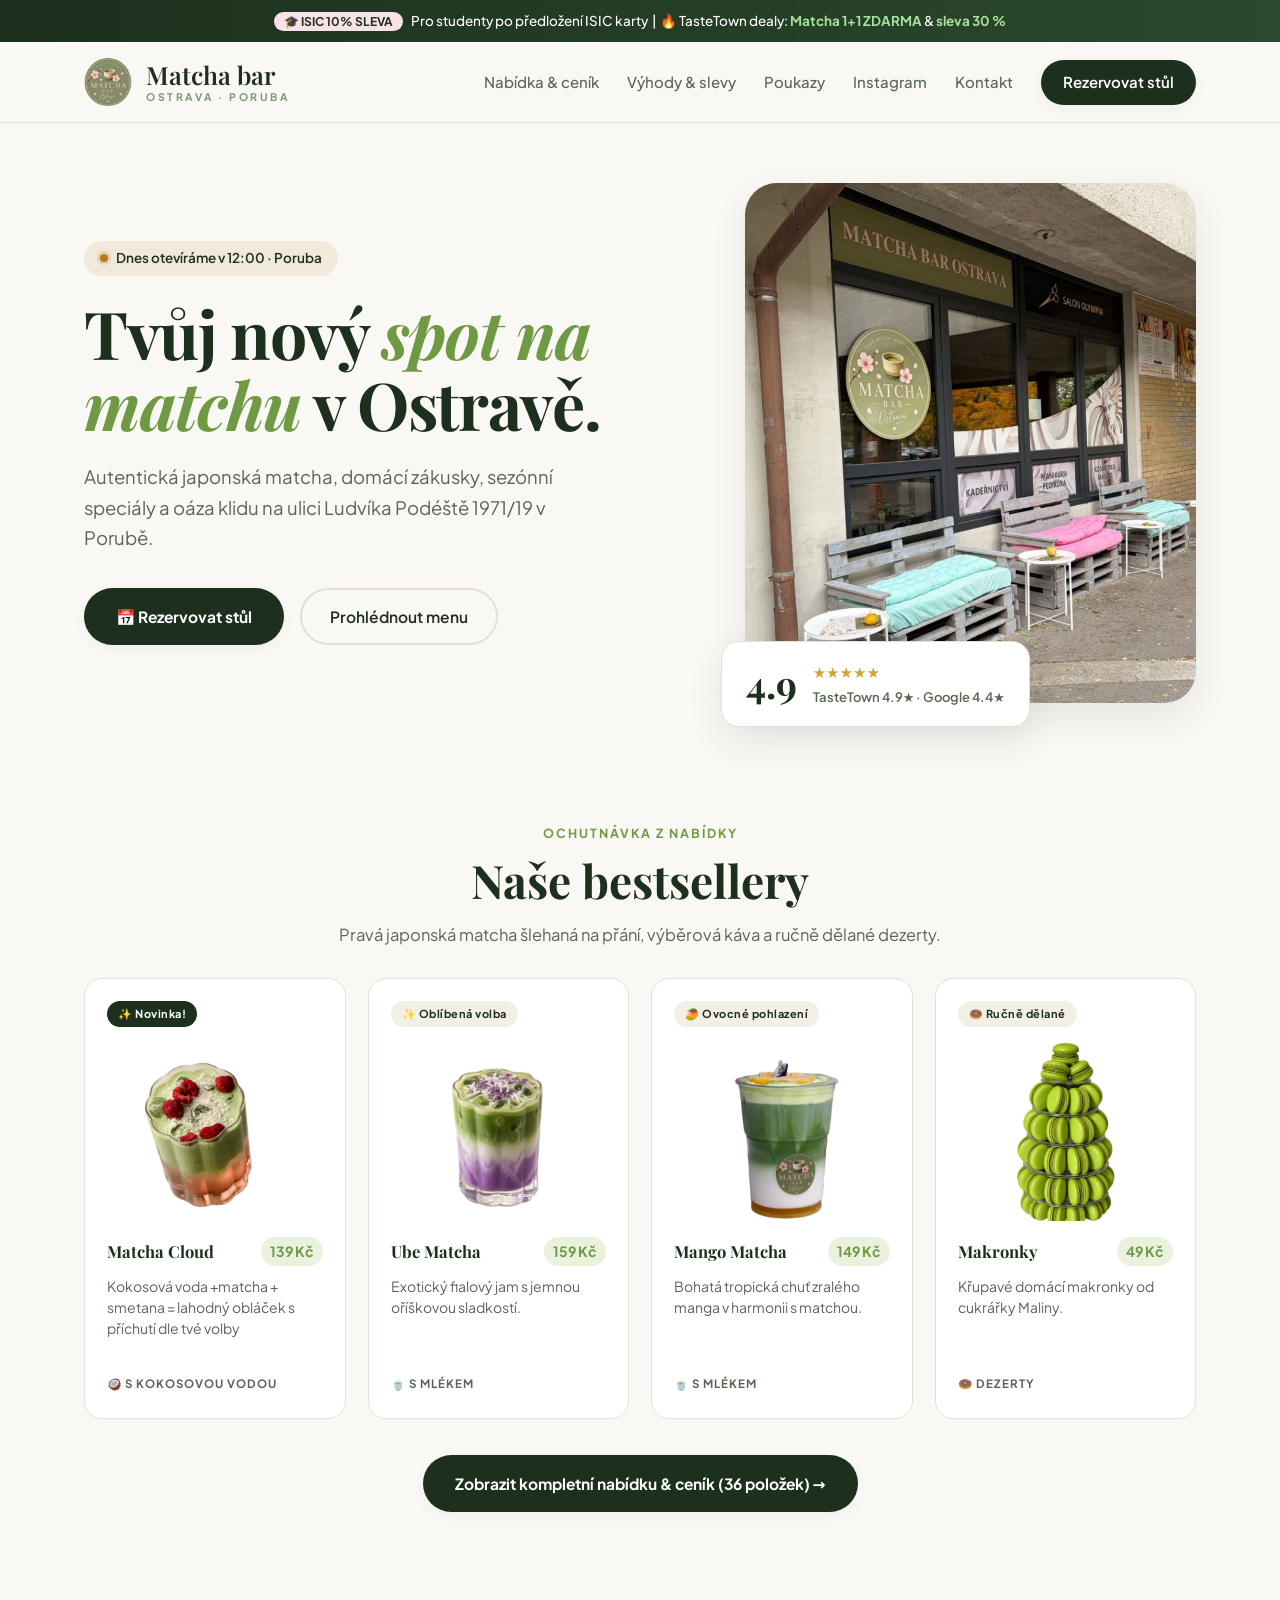
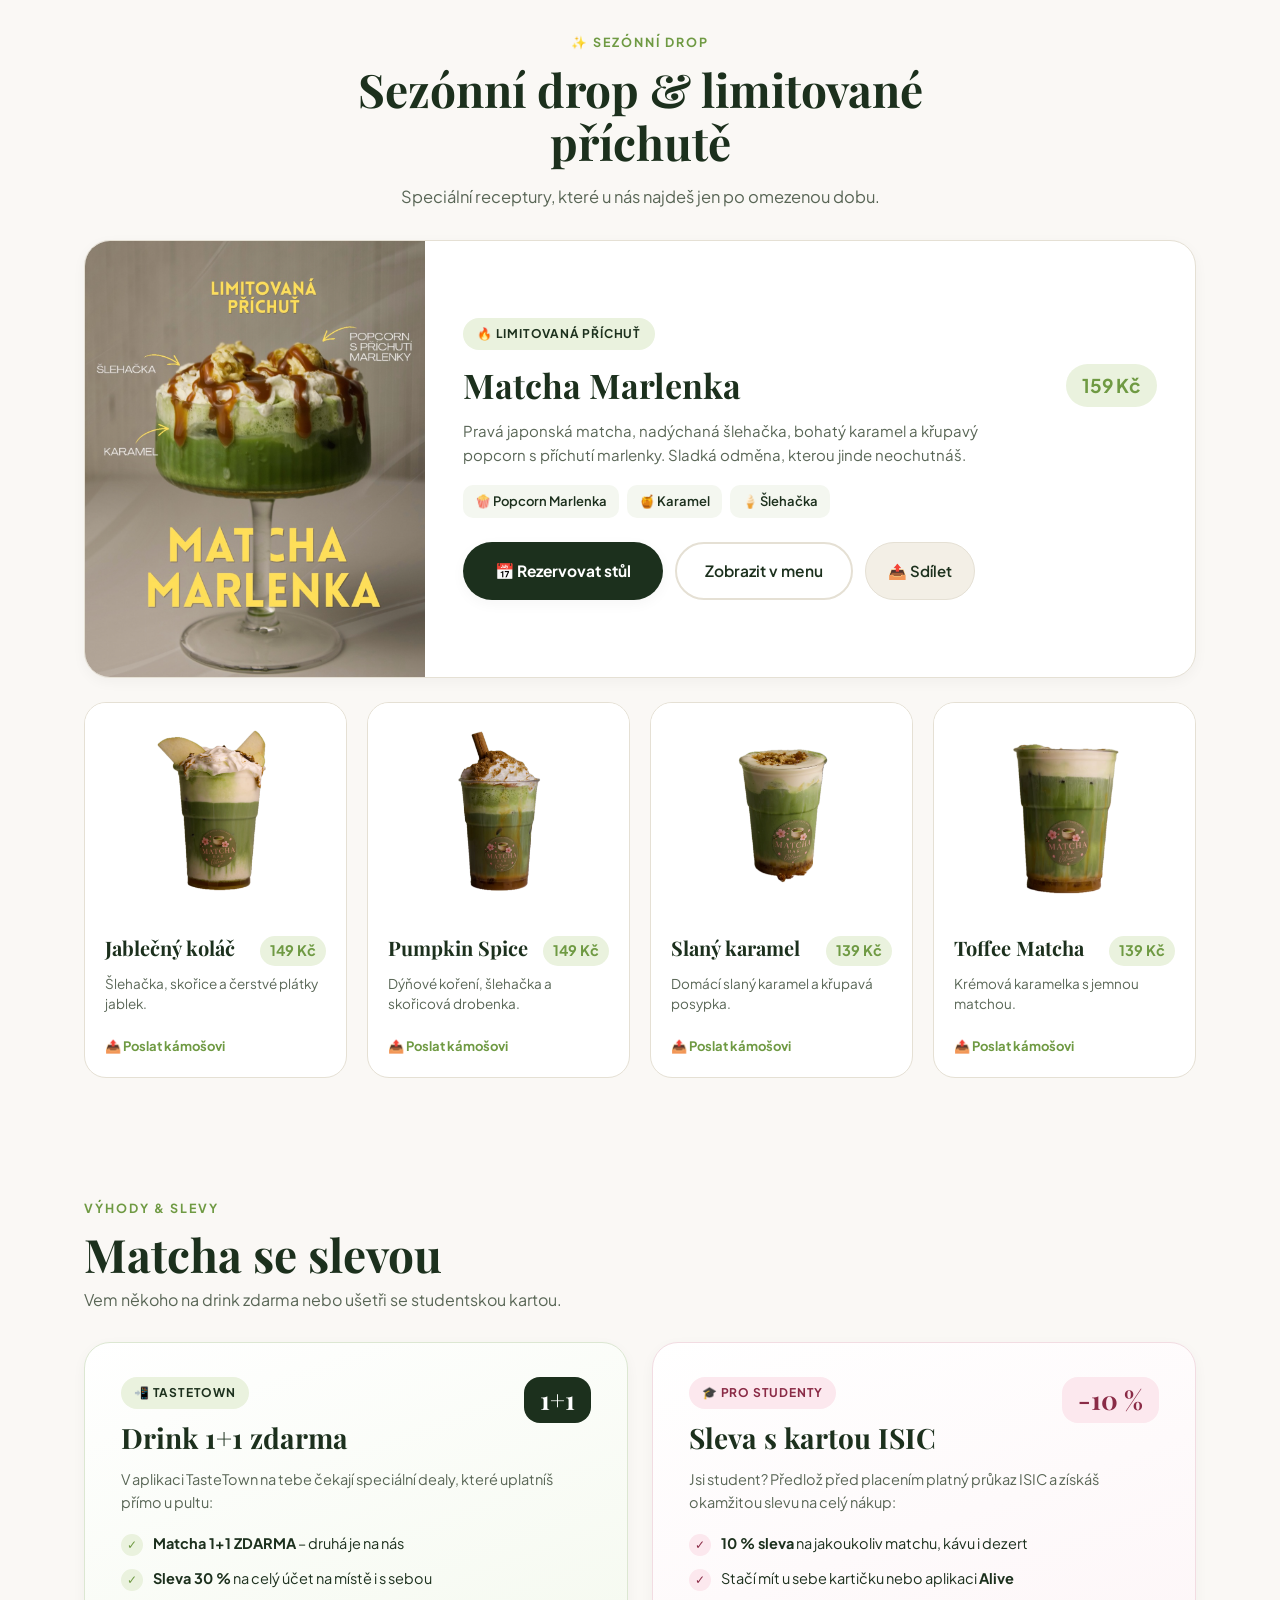
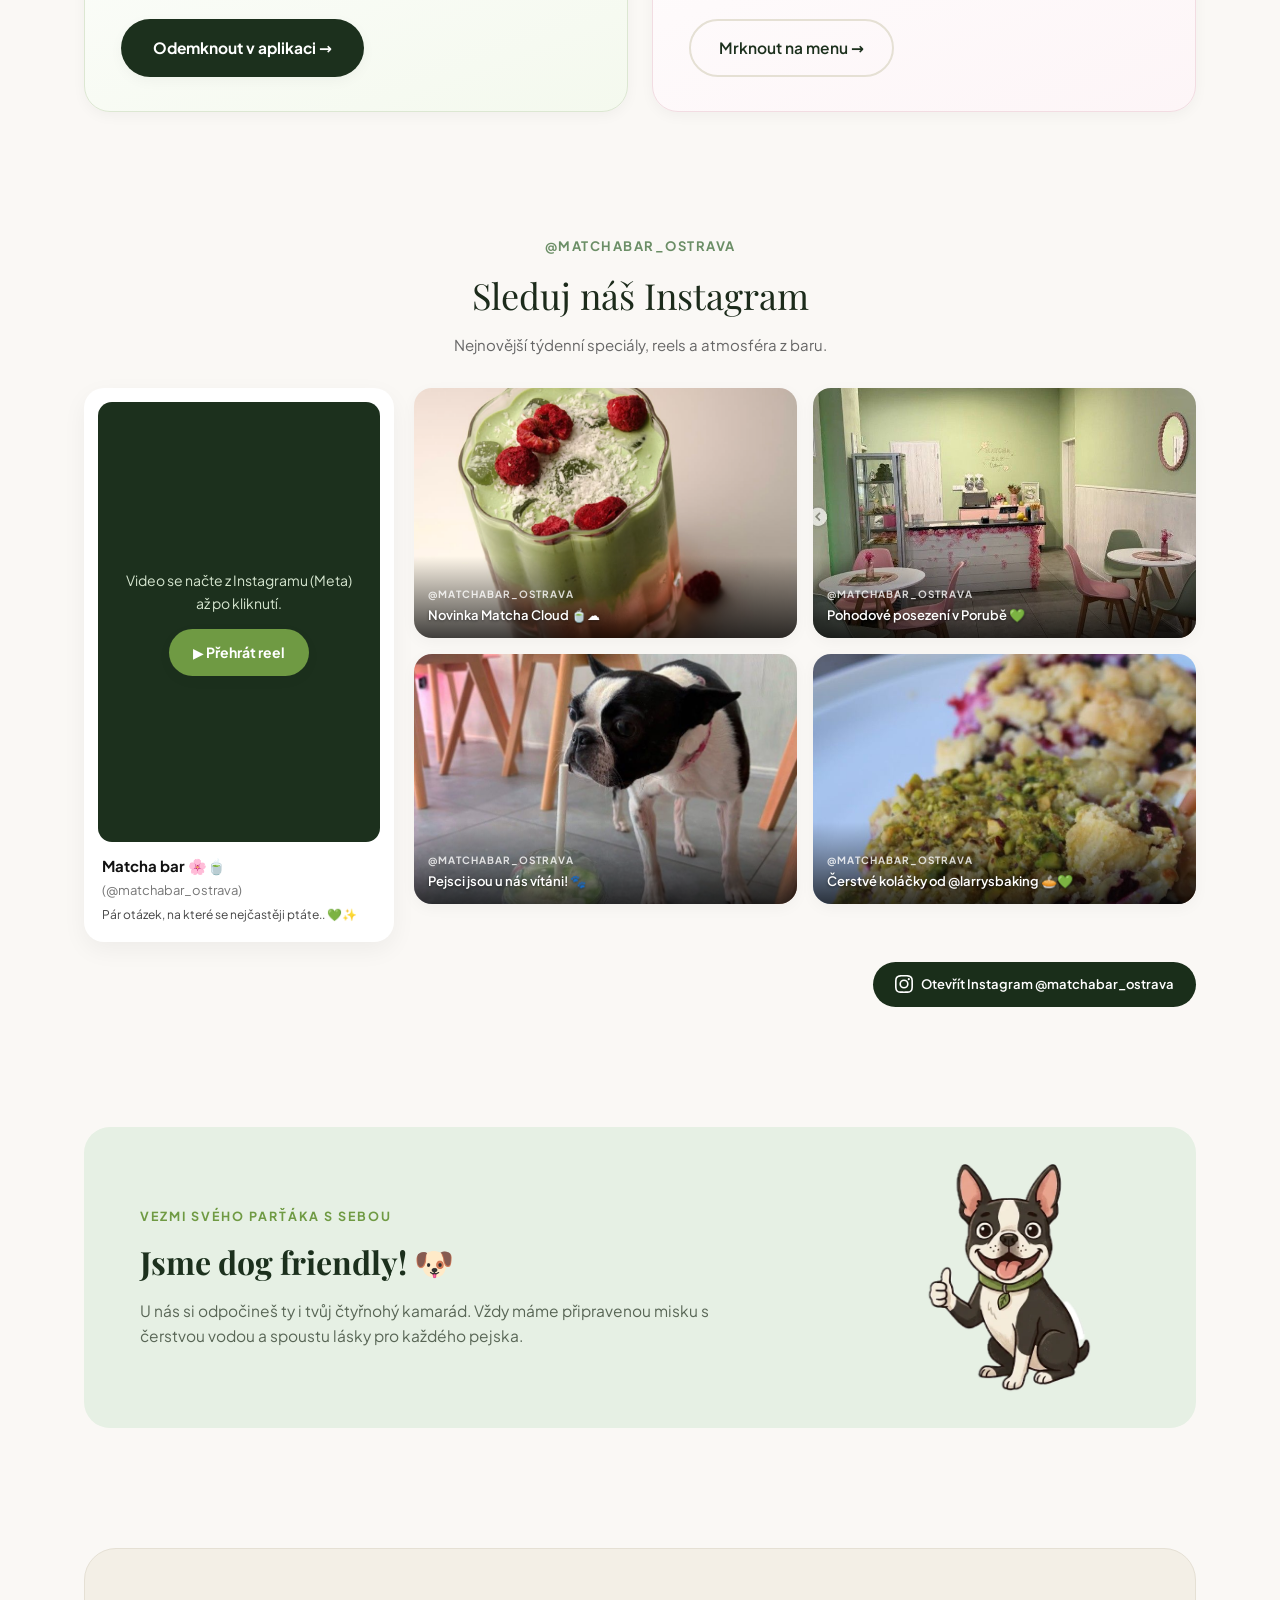
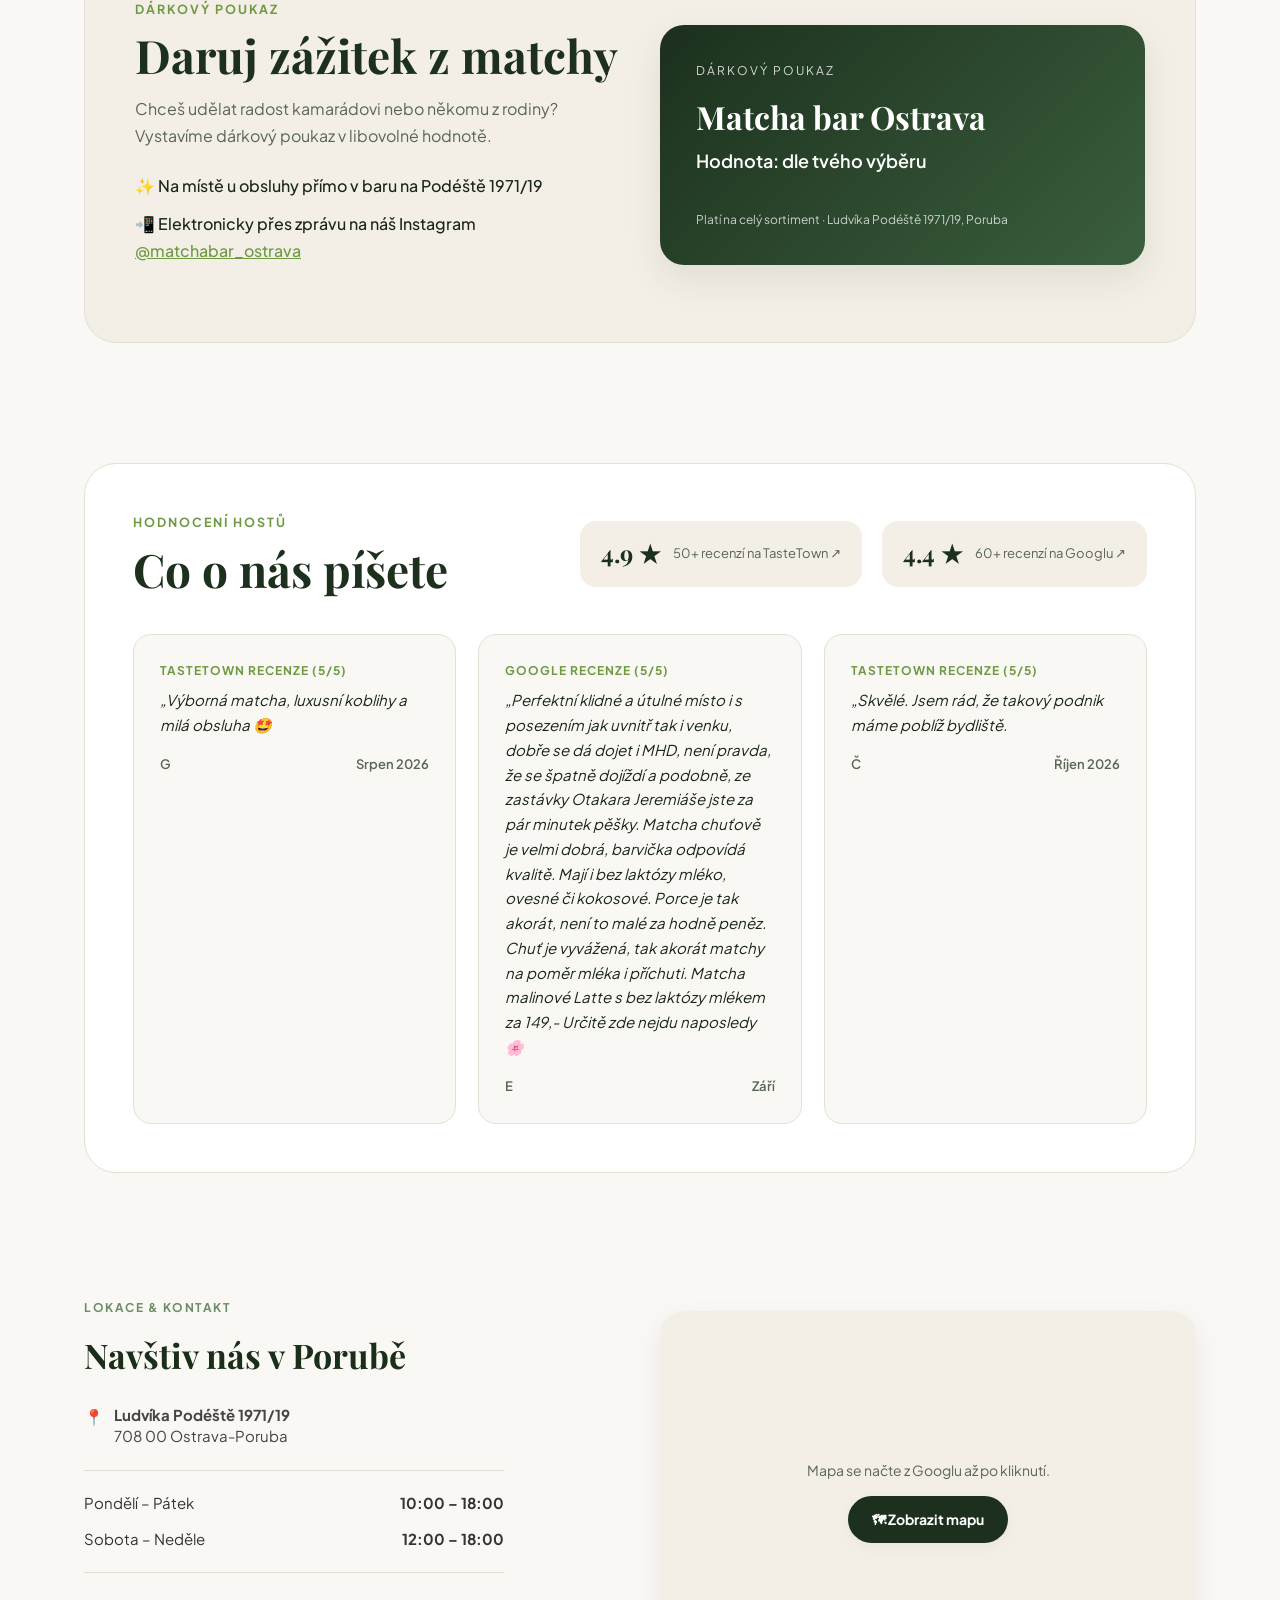
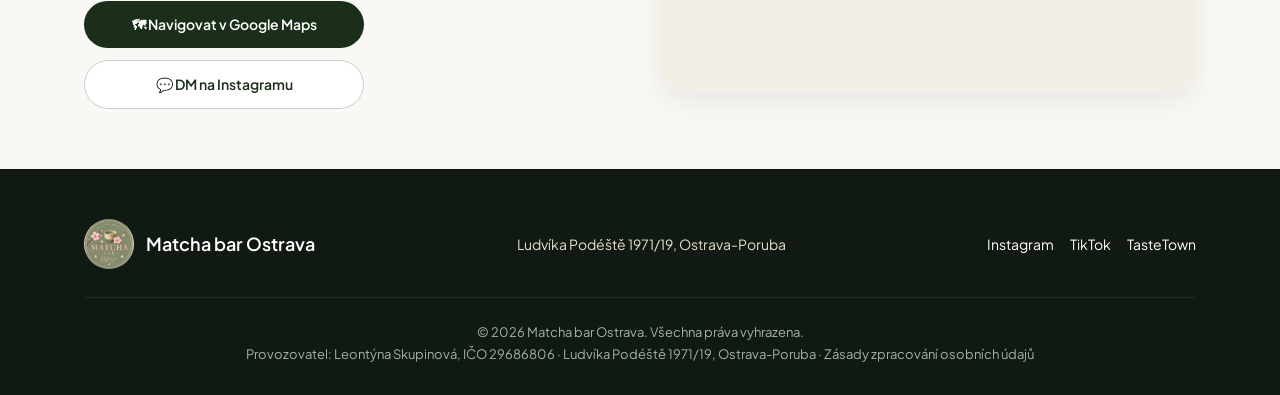
<file: index.html>
<!DOCTYPE html>
<html lang="cs">
<head>
    <meta charset="utf-8">
    <meta name="viewport" content="width=device-width, initial-scale=1.0, viewport-fit=cover">
    <title>Matcha bar Ostrava | Japonská matcha, koblihy & kavárna v Porubě</title>
    <meta name="description" content="Matcha bar v Ostravě-Porubě, Ludvíka Podéště 1971/19. Prémiová matcha, domácí zákusky, sleva 10 % s ISIC a dealy na TasteTown. Pejsci vítáni.">
    <meta name="keywords" content="matcha bar ostrava, matcha poruba, dog friendly kavárna">
    <meta name="robots" content="index, follow">
    <meta name="author" content="Matcha bar Ostrava">
    <link rel="canonical" href="https://polokan100.github.io/matchabar/">
    <meta name="theme-color" content="#1C301D">
    <link rel="icon" type="image/png" href="favicon.png">

    <!-- Open Graph -->
    <meta property="og:type" content="website">
    <meta property="og:locale" content="cs_CZ">
    <meta property="og:title" content="Matcha bar Ostrava · Poruba">
    <meta property="og:description" content="Japonská matcha, koblihy a pohodová kavárna v Porubě. ISIC sleva 10 %, pejsci vítáni.">
    <meta property="og:url" content="https://polokan100.github.io/matchabar/">
    <meta property="og:image" content="https://polokan100.github.io/matchabar/img/exterier.jpg">

    <link rel="stylesheet" href="style.css?v=7">

    <script type="application/ld+json">
    {
      "@context": "https://schema.org",
      "@type": "CafeOrCoffeeShop",
      "name": "Matcha bar Ostrava",
      "image": "https://matchabarostrava.cz/img/interier.jpg",
      "url": "https://matchabarostrava.cz/",
      "priceRange": "59 - 169 Kč",
      "servesCuisine": "Matcha, káva, koblihy",
      "acceptsReservations": true,
      "address": {
        "@type": "PostalAddress",
        "streetAddress": "Ludvíka Podéště 1971/19",
        "addressLocality": "Ostrava-Poruba",
        "postalCode": "708 00",
        "addressCountry": "CZ"
      },
      "geo": { "@type": "GeoCoordinates", "latitude": 49.84688, "longitude": 18.16335 },
      "openingHoursSpecification": [
        { "@type": "OpeningHoursSpecification", "dayOfWeek": ["Monday","Tuesday","Wednesday","Thursday","Friday"], "opens": "10:00", "closes": "18:00" },
        { "@type": "OpeningHoursSpecification", "dayOfWeek": ["Saturday","Sunday"], "opens": "12:00", "closes": "18:00" }
      ],
      "sameAs": [
        "https://www.instagram.com/matchabar_ostrava/",
        "https://www.tastetown.app/cs/restaurace/ostrava/matcha-bar-ostrava-2740"
      ]
    }
    </script>
</head>
<body>

    <div class="top-bar">
        <span class="badge-isic">🎓 ISIC 10% SLEVA</span>
        Pro studenty po předložení ISIC karty &nbsp;|&nbsp;
        🔥 TasteTown dealy: <strong>Matcha 1+1 ZDARMA</strong> & <strong>sleva 30 %</strong>
    </div>

    <header>
        <div class="container nav-wrap">
            <a href="#" class="logo-brand">
                <img src="img/logo1.png" alt="Matcha bar Ostrava logo" class="header-logo-img">
                <div class="logo-text">
                    Matcha bar
                    <small>Ostrava · Poruba</small>
                </div>
            </a>
            <button class="nav-toggle" id="nav-toggle" aria-label="Menu" aria-expanded="false" aria-controls="main-nav">
                <span></span><span></span><span></span>
            </button>
            <nav id="main-nav" aria-label="Hlavní navigace">
                <a href="menu.html">Nabídka & ceník</a>
                <a href="#vyhody">Výhody & slevy</a>
                <a href="#poukazy">Poukazy</a>
                <a href="#instagram">Instagram</a>
                <a href="#kontakt">Kontakt</a>
                <button type="button" class="btn-reserve" data-open-modal>Rezervovat stůl</button>
            </nav>
        </div>
    </header>

    <main>
        <section class="container hero-section">
            <div>
                <div class="status-pill" id="status-pill">
                    <span class="status-dot" aria-hidden="true"></span>
                    <span id="opening-status">Po–Pá 10:00–18:00 · So–Ne 12:00–18:00</span>
                </div>
                <h1 class="hero-title">
                    Tvůj nový <span>spot na matchu</span> v Ostravě.
                </h1>
                <p class="hero-desc">
                    Autentická japonská matcha, domácí zákusky, sezónní speciály a oáza klidu na ulici Ludvíka Podéště 1971/19 v Porubě.
                </p>
                <div class="hero-buttons">
                    <button type="button" class="btn-main" data-open-modal>📅 Rezervovat stůl</button>
                    <a href="menu.html" class="btn-outline">Prohlédnout menu</a>
                </div>
            </div>
            <div class="hero-img-container">
                <img src="img/exterier.jpg" width="759" height="1024" alt="Vchod do Matcha baru Ostrava v Porubě s posezením na paletových lavicích" class="hero-img" fetchpriority="high">
                <div class="hero-badge-card">
                    <div class="rating-big">4.9</div>
                    <div>
                        <div class="rating-stars" aria-hidden="true">★★★★★</div>
                        <div class="rating-subtext">
                            TasteTown 4.9★ · Google 4.4★
                        </div>
                    </div>
                </div>
            </div>
        </section>

        <!-- 1. Ochutnávka z nabídky -->
        <section id="menu" class="container">
            <div class="section-header header-compact">
                <span class="section-tag">Ochutnávka z nabídky</span>
                <h2 class="section-title">Naše bestsellery</h2>
                <p class="section-desc">Pravá japonská matcha šlehaná na přání, výběrová káva a ručně dělané dezerty.</p>
            </div>

            <div class="bestsellers-grid">
                <article class="bestseller-card">
                    <div class="bs-badge">✨ Novinka!</div>
                    <div class="bs-image-box">
                        <img src="img/matchaclaudbezpozadi.png" alt="Matcha Cloud" class="bs-img" loading="lazy">
                    </div>
                    <div class="menu-card-top">
                        <h3 class="menu-title">Matcha Cloud</h3>
                        <span class="menu-price">139 Kč</span>
                    </div>
                    <p class="menu-desc">Kokosová voda +matcha + smetana = lahodný obláček s příchutí dle tvé volby</p>
                    <div class="bs-footer">
                        <span class="menu-cat-tag">🥥 S kokosovou vodou</span>
                    </div>
                </article>

                <article class="bestseller-card">
                    <div class="bs-badge soft">✨ Oblíbená volba</div>
                    <div class="bs-image-box">
                        <img src="img/ubematchabezpozadi.png" alt="Ube Matcha" class="bs-img" loading="lazy">
                    </div>
                    <div class="menu-card-top">
                        <h3 class="menu-title">Ube Matcha</h3>
                        <span class="menu-price">159 Kč</span>
                    </div>
                    <p class="menu-desc">Exotický fialový jam s jemnou oříškovou sladkostí.</p>
                    <div class="bs-footer">
                        <span class="menu-cat-tag">🍵 S mlékem</span>
                    </div>
                </article>

                <article class="bestseller-card">
                    <div class="bs-badge soft">🥭 Ovocné pohlazení</div>
                    <div class="bs-image-box">
                        <img src="img/mango1.png" alt="Mango Matcha" class="bs-img" loading="lazy">
                    </div>
                    <div class="menu-card-top">
                        <h3 class="menu-title">Mango Matcha</h3>
                        <span class="menu-price">149 Kč</span>
                    </div>
                    <p class="menu-desc">Bohatá tropická chuť zralého manga v harmonii s matchou.</p>
                    <div class="bs-footer">
                        <span class="menu-cat-tag">🍵 S mlékem</span>
                    </div>
                </article>

                <article class="bestseller-card">
                    <div class="bs-badge soft">🍩 Ručně dělané</div>
                    <div class="bs-image-box">
                        <img src="img/makronky2.png" alt="Makronky" class="bs-img" loading="lazy">
                    </div>
                    <div class="menu-card-top">
                        <h3 class="menu-title">Makronky</h3>
                        <span class="menu-price">49 Kč</span>
                    </div>
                    <p class="menu-desc">Křupavé domácí makronky od cukrářky Maliny.</p>
                    <div class="bs-footer">
                        <span class="menu-cat-tag">🍩 Dezerty</span>
                    </div>
                </article>
            </div>

            <div class="menu-cta-box">
                <a href="menu.html" class="btn-main">
                    Zobrazit kompletní nabídku &amp; ceník (36 položek) →
                </a>
            </div>
        </section>

        <!-- 2. Sezónní drop & limitované příchutě -->
        <section id="limitky" class="container">
            <div class="section-header header-compact">
                <span class="section-tag">✨ Sezónní drop</span>
                <h2 class="section-title">Sezónní drop &amp; limitované příchutě</h2>
                <p class="section-desc">Speciální receptury, které u nás najdeš jen po omezenou dobu.</p>
            </div>

            <article class="featured-drop-card">
                <div class="featured-drop-media">
                    <img src="img/Limitka.png" alt="Limitovaná příchuť Matcha Marlenka" loading="lazy">
                </div>
                <div class="featured-drop-body">
                    <span class="drop-pill">🔥 Limitovaná příchuť</span>
                    <div class="drop-title-row">
                        <h3>Matcha Marlenka</h3>
                        <span class="drop-price">159 Kč</span>
                    </div>
                    <p class="drop-desc">
                        Pravá japonská matcha, nadýchaná šlehačka, bohatý karamel a křupavý popcorn s příchutí marlenky. Sladká odměna, kterou jinde neochutnáš.
                    </p>
                    <div class="drop-tags">
                        <span>🍿 Popcorn Marlenka</span>
                        <span>🍯 Karamel</span>
                        <span>🍦 Šlehačka</span>
                    </div>
                    <div class="drop-actions">
                        <button type="button" class="btn-main" data-open-modal>📅 Rezervovat stůl</button>
                        <a href="menu.html" class="btn-outline">Zobrazit v menu</a>
                        <button type="button" class="btn-share" data-share-drink="Matcha Marlenka (159 Kč)" onclick="shareDrink(this)" aria-label="Sdílet Matcha Marlenka">📤 Sdílet</button>
                    </div>
                </div>
            </article>

            <div class="seasonal-grid">
                <article class="seasonal-card">
                    <a href="menu.html" class="seasonal-card-link" aria-label="Zobrazit Jablečný koláč v menu">
                        <div class="seasonal-img-wrap">
                            <img src="img/jablecnykolac.png" alt="Jablečný koláč Matcha" loading="lazy">
                        </div>
                        <div class="seasonal-info-top">
                            <div class="seasonal-head">
                                <h4>Jablečný koláč</h4>
                                <span>149 Kč</span>
                            </div>
                            <p>Šlehačka, skořice a čerstvé plátky jablek.</p>
                        </div>
                    </a>
                    <div class="seasonal-card-bottom">
                        <button type="button" class="btn-share-mini" data-share-drink="Jablečný koláč Matcha (149 Kč)" onclick="shareDrink(this)">📤 Poslat kámošovi</button>
                    </div>
                </article>

                <article class="seasonal-card">
                    <a href="menu.html" class="seasonal-card-link" aria-label="Zobrazit Pumpkin Spice v menu">
                        <div class="seasonal-img-wrap">
                            <img src="img/pumpkin.png" alt="Pumpkin Spice Matcha" loading="lazy">
                        </div>
                        <div class="seasonal-info-top">
                            <div class="seasonal-head">
                                <h4>Pumpkin Spice</h4>
                                <span>149 Kč</span>
                            </div>
                            <p>Dýňové koření, šlehačka a skořicová drobenka.</p>
                        </div>
                    </a>
                    <div class="seasonal-card-bottom">
                        <button type="button" class="btn-share-mini" data-share-drink="Pumpkin Spice Matcha (149 Kč)" onclick="shareDrink(this)">📤 Poslat kámošovi</button>
                    </div>
                </article>

                <article class="seasonal-card">
                    <a href="menu.html" class="seasonal-card-link" aria-label="Zobrazit Slaný karamel v menu">
                        <div class="seasonal-img-wrap">
                            <img src="img/slanykaramel.png" alt="Slaný karamel Matcha" loading="lazy">
                        </div>
                        <div class="seasonal-info-top">
                            <div class="seasonal-head">
                                <h4>Slaný karamel</h4>
                                <span>139 Kč</span>
                            </div>
                            <p>Domácí slaný karamel a křupavá posypka.</p>
                        </div>
                    </a>
                    <div class="seasonal-card-bottom">
                        <button type="button" class="btn-share-mini" data-share-drink="Slaný karamel Matcha (139 Kč)" onclick="shareDrink(this)">📤 Poslat kámošovi</button>
                    </div>
                </article>

                <article class="seasonal-card">
                    <a href="menu.html" class="seasonal-card-link" aria-label="Zobrazit Toffee Matcha v menu">
                        <div class="seasonal-img-wrap">
                            <img src="img/toffee.png" alt="Toffee Matcha" loading="lazy">
                        </div>
                        <div class="seasonal-info-top">
                            <div class="seasonal-head">
                                <h4>Toffee Matcha</h4>
                                <span>139 Kč</span>
                            </div>
                            <p>Krémová karamelka s jemnou matchou.</p>
                        </div>
                    </a>
                    <div class="seasonal-card-bottom">
                        <button type="button" class="btn-share-mini" data-share-drink="Toffee Matcha (139 Kč)" onclick="shareDrink(this)">📤 Poslat kámošovi</button>
                    </div>
                </article>
            </div>
        </section>

        <!-- 3. Výhody a slevy -->
        <section id="vyhody" class="container">
            <div class="left-section-head">
                <span class="section-tag">Výhody &amp; slevy</span>
                <h2 class="section-title">Matcha se slevou</h2>
                <p class="left-section-desc">Vem někoho na drink zdarma nebo ušetři se studentskou kartou.</p>
            </div>

            <div class="perks-grid">
                <article class="perk-card perk-tt">
                    <div class="perk-top">
                        <div>
                            <span class="perk-badge tt">📲 TasteTown</span>
                            <h3>Drink 1+1 zdarma</h3>
                        </div>
                        <div class="perk-big-tag tt">1+1</div>
                    </div>

                    <p class="perk-desc">
                        V aplikaci TasteTown na tebe čekají speciální dealy, které uplatníš přímo u pultu:
                    </p>

                    <ul class="perk-list">
                        <li>
                            <span class="perk-check">✓</span>
                            <span><strong>Matcha 1+1 ZDARMA</strong> – druhá je na nás</span>
                        </li>
                        <li>
                            <span class="perk-check">✓</span>
                            <span><strong>Sleva 30 %</strong> na celý účet na místě i s sebou</span>
                        </li>
                    </ul>

                    <div class="perk-footer">
                        <a href="https://www.tastetown.app/cs/restaurace/ostrava/matcha-bar-ostrava-2740#menu" target="_blank" rel="noopener" class="btn-main">
                            Odemknout v aplikaci →
                        </a>
                    </div>
                </article>

                <article class="perk-card perk-isic">
                    <div class="perk-top">
                        <div>
                            <span class="perk-badge isic">🎓 Pro studenty</span>
                            <h3>Sleva s kartou ISIC</h3>
                        </div>
                        <div class="perk-big-tag isic">-10 %</div>
                    </div>

                    <p class="perk-desc">
                        Jsi student? Předlož před placením platný průkaz ISIC a získáš okamžitou slevu na celý nákup:
                    </p>

                    <ul class="perk-list">
                        <li>
                            <span class="perk-check">✓</span>
                            <span><strong>10 % sleva</strong> na jakoukoliv matchu, kávu i dezert</span>
                        </li>
                        <li>
                            <span class="perk-check">✓</span>
                            <span>Stačí mít u sebe kartičku nebo aplikaci <strong>Alive</strong></span>
                        </li>
                    </ul>

                    <div class="perk-footer">
                        <a href="menu.html" class="btn-outline">
                            Mrknout na menu →
                        </a>
                    </div>
                </article>
            </div>
        </section>

        <!-- 4. Instagram -->
        <section id="instagram" class="container">
            <div class="instagram-header">
                <span class="insta-handle-tag">@MATCHABAR_OSTRAVA</span>
                <h2>Sleduj náš Instagram</h2>
                <p>Nejnovější týdenní speciály, reels a atmosféra z baru.</p>
            </div>

            <div class="instagram-layout">
                <div class="reel-card">
                    <div class="reel-video-container" id="reel-box">
                        <div class="embed-placeholder">
                            <span>Video se načte z Instagramu (Meta) až po kliknutí.</span>
                            <button type="button" class="btn-main" id="load-reel">▶ Přehrát reel</button>
                        </div>
                    </div>
                    <div class="reel-info">
                        <div class="reel-author">Matcha bar 🌸🍵</div>
                        <div class="reel-handle">(@matchabar_ostrava)</div>
                        <div class="reel-caption">Pár otázek, na které se nejčastěji ptáte.. 💚✨</div>
                    </div>
                </div>

                <div class="photo-grid">
                    <a href="https://www.instagram.com/p/Dfpp7rGRGpW/?utm_source=ig_web_copy_link&srtk=MzRlODBiNWFlZA=" target="_blank" rel="noopener noreferrer" class="photo-card">
                        <img src="img/matchaclaudpng.png" width="795" height="1024" loading="lazy" alt="Limitovaná Matcha Marlenka se šlehačkou, karamelem a popcornem">
                        <div class="photo-overlay">
                            <span class="photo-tag">@MATCHABAR_OSTRAVA</span>
                            <span class="photo-caption">Novinka Matcha Cloud 🍵☁️ </span>
                        </div>
                    </a>
                    <a href="https://www.instagram.com/p/DfCVp8BCDPU/" target="_blank" rel="noopener noreferrer" class="photo-card">
                        <img src="img/interier.jpg" width="755" height="1024" loading="lazy" alt="Interiér Matcha baru se zelenými stěnami a růžovými židlemi">
                        <div class="photo-overlay">
                            <span class="photo-tag">@MATCHABAR_OSTRAVA</span>
                            <span class="photo-caption">Pohodové posezení v Porubě 💚</span>
                        </div>
                    </a>
                    <a href="https://www.instagram.com/p/DbY5PL3sCFf/" target="_blank" rel="noopener noreferrer" class="photo-card">
                        <img src="img/pejsek.jpg" width="785" height="1024" loading="lazy" alt="Pejsek čichá k ledové matche v Matcha baru">
                        <div class="photo-overlay">
                            <span class="photo-tag">@MATCHABAR_OSTRAVA</span>
                            <span class="photo-caption">Pejsci jsou u nás vítáni! 🐾</span>
                        </div>
                    </a>
                    <a href="https://www.instagram.com/p/Dd9fcR2jDnV/" target="_blank" rel="noopener noreferrer" class="photo-card">
                        <img src="img/kolace.jpg" width="730" height="1024" loading="lazy" alt="Čerstvý koláček s pistáciemi a drobenkou">
                        <div class="photo-overlay">
                            <span class="photo-tag">@MATCHABAR_OSTRAVA</span>
                            <span class="photo-caption">Čerstvé koláčky od @larrysbaking 🥧💚</span>
                        </div>
                    </a>
                </div>
            </div>

            <div class="instagram-footer">
                <a href="https://www.instagram.com/matchabar_ostrava/" target="_blank" rel="noopener" class="insta-btn">
                    <svg width="18" height="18" viewBox="0 0 24 24" fill="currentColor" aria-hidden="true"><path d="M12 2.163c3.204 0 3.584.012 4.85.07 3.252.148 4.771 1.691 4.919 4.919.058 1.265.069 1.645.069 4.849 0 3.205-.012 3.584-.069 4.849-.149 3.225-1.664 4.771-4.919 4.919-1.266.058-1.644.07-4.85.07-3.204 0-3.584-.012-4.849-.07-3.26-.149-4.771-1.699-4.919-4.92-.058-1.265-.07-1.644-.07-4.849 0-3.204.013-3.583.07-4.849.149-3.227 1.664-4.771 4.919-4.919 1.266-.057 1.645-.069 4.849-.069zM12 0C8.741 0 8.333.014 7.053.072 2.695.272.273 2.69.073 7.052.014 8.333 0 8.741 0 12c0 3.259.014 3.668.072 4.948.2 4.358 2.618 6.78 6.98 6.98C8.333 23.986 8.741 24 12 24c3.259 0 3.668-.014 4.948-.072 4.354-.2 6.782-2.618 6.979-6.98.059-1.28.073-1.689.073-4.948 0-3.259-.014-3.667-.072-4.947-.196-4.354-2.617-6.78-6.979-6.98C15.668.014 15.259 0 12 0zm0 5.838a6.162 6.162 0 100 12.324 6.162 6.162 0 000-12.324zM12 16a4 4 0 110-8 4 4 0 010 8zm6.406-11.845a1.44 1.44 0 100 2.881 1.44 1.44 0 000-2.881z"/></svg>
                    Otevřít Instagram @matchabar_ostrava
                </a>
            </div>
        </section>

        <!-- 5. Dog friendly -->
        <section class="container" aria-labelledby="dog-title">
            <div class="dog-card">
                <div>
                    <span class="section-tag">Vezmi svého parťáka s sebou</span>
                    <h2 id="dog-title">Jsme dog friendly! 🐶</h2>
                    <p>U nás si odpočineš ty i tvůj čtyřnohý kamarád. Vždy máme připravenou misku s čerstvou vodou a spoustu lásky pro každého pejska.</p>
                </div>
                <img src="img/nalepkapes.webp" width="358" height="496" loading="lazy" alt="Kreslený buldoček se zdviženým palcem">
            </div>
        </section>

        <!-- 6. Dárkové poukazy -->
        <section id="poukazy" class="container">
            <div class="voucher-section">
                <div>
                    <span class="section-tag">Dárkový poukaz</span>
                    <h2 class="section-title">Daruj zážitek z matchy</h2>
                    <p class="voucher-intro">
                        Chceš udělat radost kamarádovi nebo někomu z rodiny? Vystavíme dárkový poukaz v libovolné hodnotě.
                    </p>
                    <ul class="voucher-list">
                        <li>✨ Na místě u obsluhy přímo v baru na Podéště 1971/19</li>
                        <li>📲 Elektronicky přes zprávu na náš Instagram <a href="https://www.instagram.com/matchabar_ostrava?utm_source=ig_web_button_share_sheet&exln=ZDNlZDc0MzIxNw=" target="_blank" rel="noopener" class="voucher-ig-link">@matchabar_ostrava</a></li>
                    </ul>
                </div>
                <div class="voucher-card-visual">
                    <div class="voucher-kicker">Dárkový poukaz</div>
                    <div class="voucher-brand-title">Matcha bar Ostrava</div>
                    <div class="voucher-value-text">Hodnota: dle tvého výběru</div>
                    <div class="voucher-foot-note">Platí na celý sortiment · Ludvíka Podéště 1971/19, Poruba</div>
                </div>
            </div>
        </section>

                <!-- 7. Recenze -->
        <section id="recenze" class="container">
            <div class="reviews-box">
                <div class="reviews-top">
                    <div>
                        <span class="section-tag">Hodnocení hostů</span>
                        <h2 class="section-title no-margin-bottom">Co o nás píšete</h2>
                    </div>
                    <div class="ratings-badges">
                        <a href="https://www.tastetown.app/cs/restaurace/ostrava/matcha-bar-ostrava-2740#reviews" target="_blank" rel="noopener" class="rating-badge rating-badge-link" title="Zobrazit ověřené recenze na TasteTown">
                            <strong>4.9 ★</strong>
                            <span class="rating-badge-text">50+ recenzí na TasteTown ↗</span>
                        </a>
                        <a href="https://www.google.com/maps/place/Matcha+bar/@49.8444891,18.155711,17z/data=!4m8!3m7!1s0x4713e10004aa18b5:0xf47f578d8552e9fb!8m2!3d49.8444891!4d18.155711!9m1!1b1!16s%2Fg%2F11zcs2224g?entry=ttu&g_ep=EgoyMDI2MTExMC4wIKXMDSoASAFQAw%3D%3D" target="_blank" rel="noopener" class="rating-badge rating-badge-link" title="Zobrazit recenze na Google Maps">
                            <strong>4.4 ★</strong>
                            <span class="rating-badge-text">60+ recenzí na Googlu ↗</span>
                        </a>
                    </div>
                </div>
                <div class="reviews-cards">
                    <figure class="review-card">
                        <figcaption class="review-source">TasteTown recenze (5/5)</figcaption>
                        <blockquote class="review-quote">„Výborná matcha, luxusní koblihy a milá obsluha 🤩</blockquote>
                        <div class="review-author"><span>G</span><span>Srpen 2026</span></div>
                    </figure>
                    <figure class="review-card">
                        <figcaption class="review-source">Google recenze (5/5)</figcaption>
                        <blockquote class="review-quote">„Perfektní klidné a útulné místo i s posezením jak uvnitř tak i venku, dobře se dá dojet i MHD, není pravda, že se špatně dojíždí a podobně, ze zastávky Otakara Jeremiáše jste za pár minutek pěšky. Matcha chuťově je velmi dobrá, barvička odpovídá kvalitě. Mají i bez laktózy mléko, ovesné či kokosové.
Porce je tak akorát, není to malé za hodně peněz. Chuť je vyvážená, tak akorát matchy na poměr mléka i příchuti.
Matcha malinové Latte s bez laktózy mlékem za 149,-
Určitě zde nejdu naposledy 🌸</blockquote>
                        <div class="review-author"><span>E</span><span>Září</span></div>
                    </figure>
                    <figure class="review-card">
                        <figcaption class="review-source">TasteTown recenze (5/5)</figcaption>
                        <blockquote class="review-quote">„Skvělé. Jsem rád, že takový podnik máme poblíž bydliště.</blockquote>
                        <div class="review-author"><span>Č</span><span>Říjen 2026</span></div>
                    </figure>
                </div>
            </div>
        </section>
                <!-- 8. Kontakt -->
        <section id="kontakt" class="container">
            <div class="location-container">
                <div class="location-info">
                    <span class="location-subtitle">LOKACE & KONTAKT</span>
                    <h2 class="location-title">Navštiv nás v Porubě</h2>

                    <div class="location-address">
                        <span class="pin-icon" aria-hidden="true">📍</span>
                        <p><strong>Ludvíka Podéště 1971/19</strong><br>708 00 Ostrava-Poruba</p>
                    </div>

                    <div class="opening-hours">
                        <div class="hours-row"><span>Pondělí – Pátek</span><strong>10:00 – 18:00</strong></div>
                        <div class="hours-row"><span>Sobota – Neděle</span><strong>12:00 – 18:00</strong></div>
                    </div>

                    <div class="location-actions">
                        <a href="https://www.google.com/maps/search/?api=1&query=Ludv%C3%ADka+Pod%C3%A9%C5%A1t%C4%9B+1971%2F19+Ostrava" target="_blank" rel="noopener" class="btn-maps">🗺 Navigovat v Google Maps</a>
                        <a href="https://www.instagram.com/matchabar_ostrava?utm_source=ig_web_button_share_sheet&exln=ZDNlZDc0MzIxNw=" target="_blank" rel="noopener" class="btn-instagram">💬 DM na Instagramu</a>
                    </div>
                </div>

                <div class="location-map-wrapper" id="map-box">
                    <div class="embed-placeholder">
                        <span>Mapa se načte z Googlu až po kliknutí.</span>
                        <button type="button" class="btn-main" id="load-map">🗺 Zobrazit mapu</button>
                    </div>
                </div>
            </div>
        </section>

    </main>

    <!-- Rezervace -->
    <div class="modal-overlay" id="modal-reservation" aria-hidden="true">
        <div class="modal-box" role="dialog" aria-modal="true" aria-labelledby="modal-title">
            <button type="button" class="btn-close" data-close-modal aria-label="Zavřít">✕</button>
            <h3 id="modal-title" class="modal-heading">Rezervovat stůl</h3>
            <p class="modal-subtext">Pošlete nám žádost o rezervaci. Potvrdíme ji vám e-mailem.</p>

            <form class="form-grid" id="reservation-form" novalidate>
                <div class="form-field full">
                    <label for="f-name">Jméno a příjmení</label>
                    <input id="f-name" name="Jméno" type="text" required autocomplete="name" placeholder="Např. Lucie Novotná">
                </div>
                <div class="form-field">
                    <label for="f-email">E-mail</label>
                    <input id="f-email" name="email" type="email" required autocomplete="email" placeholder="lucie@example.cz">
                </div>
                <div class="form-field">
                    <label for="f-phone">Telefon (nepovinné)</label>
                    <input id="f-phone" name="Telefon" type="tel" autocomplete="tel" placeholder="+420 777 123 456">
                </div>
                <div class="form-field">
                    <label for="f-date">Datum</label>
                    <input id="f-date" name="Datum" type="date" required>
                </div>
                <div class="form-field">
                    <label for="f-time">Čas</label>
                    <select id="f-time" name="Čas" required>
                        <option value="">Vyberte čas…</option>
                    </select>
                </div>
                <div class="form-field full">
                    <label for="f-guests">Počet osob</label>
                    <select id="f-guests" name="Počet osob" required>
                        <option value="">Vyberte počet osob…</option>
                        <option>1 osoba</option>
                        <option selected>2 osoby</option>
                        <option>3 osoby</option>
                        <option>4 osoby</option>
                        <option>Skupina 5+ osob</option>
                    </select>
                </div>
                <div class="form-field full">
                    <label for="f-note">Poznámka (nepovinné)</label>
                    <textarea id="f-note" name="Poznámka" rows="2" placeholder="Např. přijdeme s pejskem"></textarea>
                </div>
                <div class="hp-field" aria-hidden="true">
                    <label>Nevyplňovat <input type="text" name="_honey" tabindex="-1" autocomplete="off"></label>
                </div>
                <div class="form-msg" id="form-msg" role="status" hidden></div>
                <div class="form-field full form-submit-wrap">
                    <button type="submit" class="btn-main btn-full-width" id="form-submit">Odeslat žádost</button>
                </div>
                <p class="form-note full">Údaje použijeme jen k vyřízení rezervace. Více v <a href="zasady.html" target="_blank">zásadách zpracování osobních údajů</a>.</p>
            </form>
        </div>
    </div>

    <footer>
        <div class="container">
            <div class="footer-wrap">
                <a href="#" class="footer-brand">
                    <img src="img/logo1.png" alt="Matcha bar Ostrava" class="footer-logo">
                    <span>Matcha bar Ostrava</span>
                </a>
                <div>
                    Ludvíka Podéště 1971/19, Ostrava-Poruba
                </div>
                <div class="footer-socials">
                    <a href="https://www.instagram.com/matchabar_ostrava/" target="_blank" rel="noopener">Instagram</a>
                    <a href="https://www.tiktok.com/@matchabar_ostrava?is_from_webapp=1&sender_device=pc" target="_blank" rel="noopener">TikTok</a>
                    <a href="https://www.tastetown.app/cs/restaurace/ostrava/matcha-bar-ostrava-2740#menu" target="_blank" rel="noopener">TasteTown</a>
                </div>
            </div>
            <div class="footer-bottom">
                &copy; 2026 Matcha bar Ostrava. Všechna práva vyhrazena.
                <p>Provozovatel: Leontýna Skupinová, IČO 29686806 · Ludvíka Podéště 1971/19, Ostrava-Poruba · <a href="zasady.html">Zásady zpracování osobních údajů</a></p>
            </div>
        </div>
    </footer>


    <script src="script.js?v=13" defer></script>
</body>
</html>
</file>
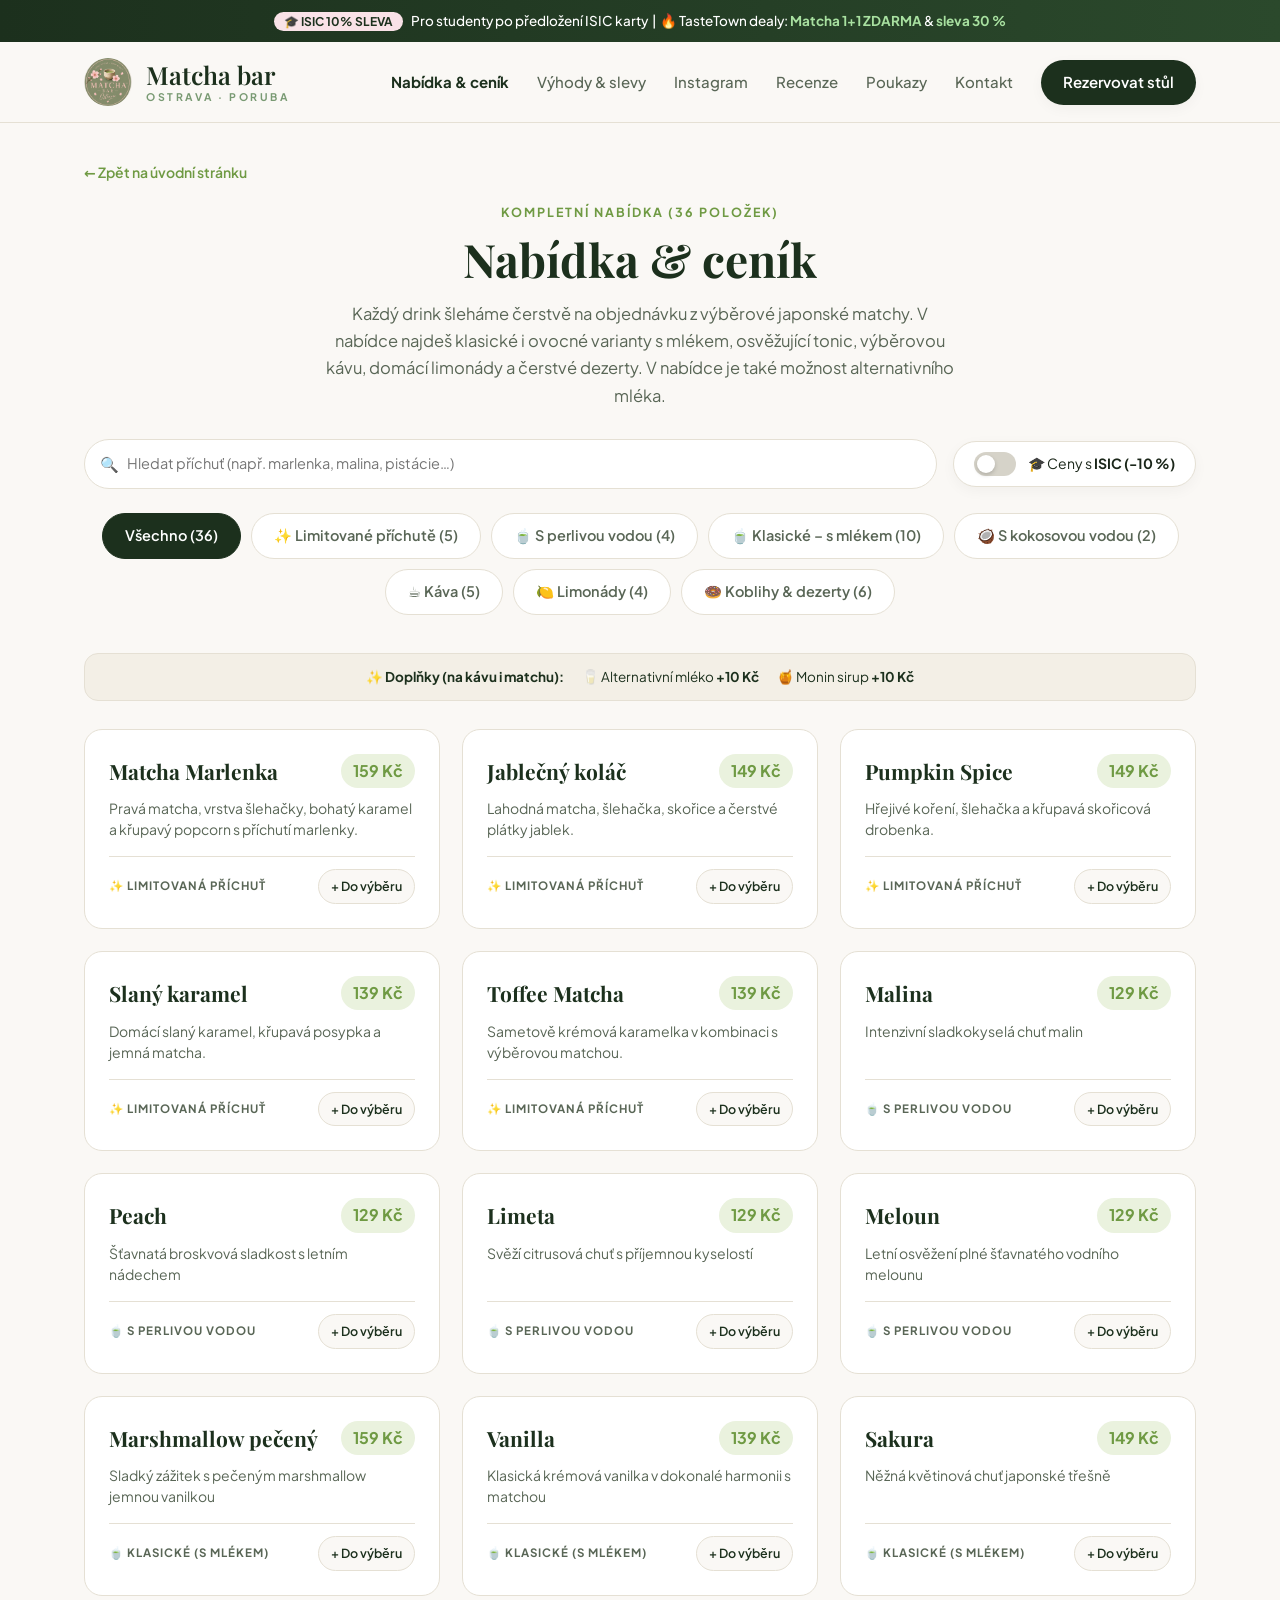
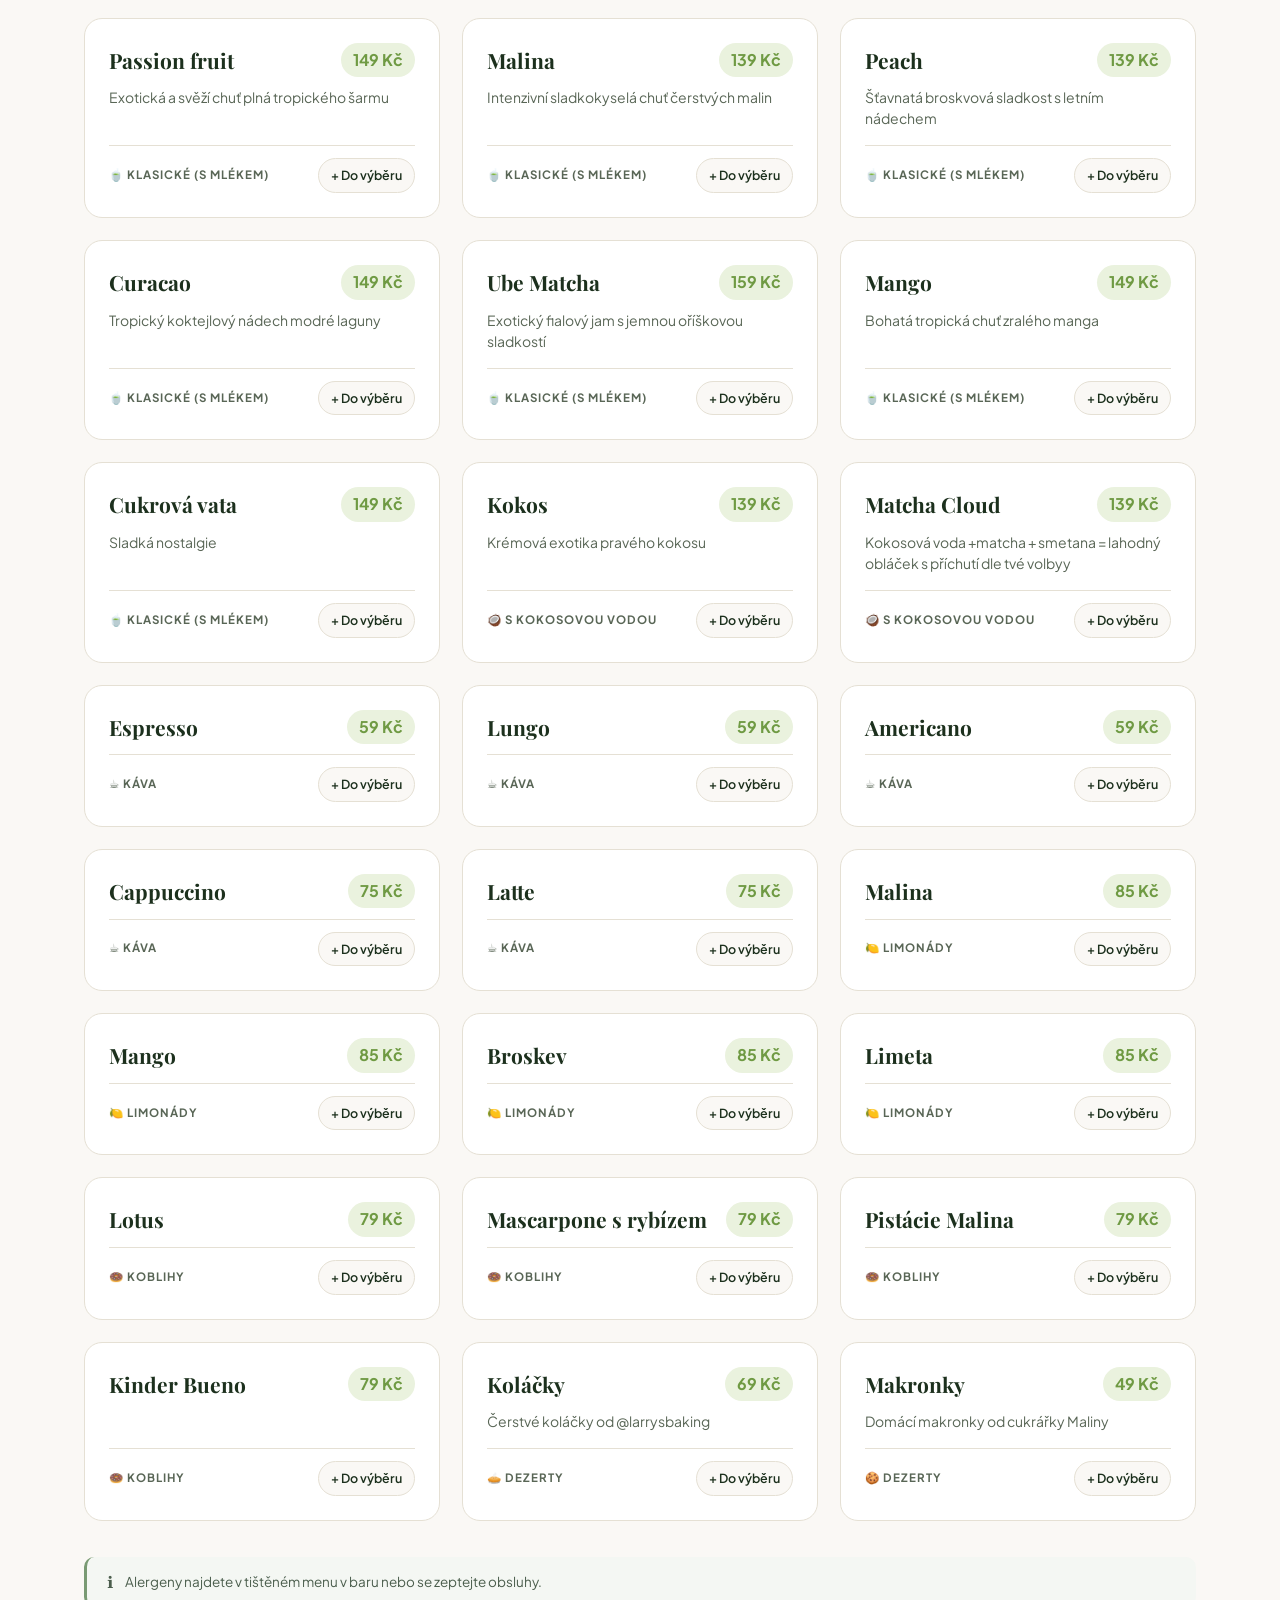
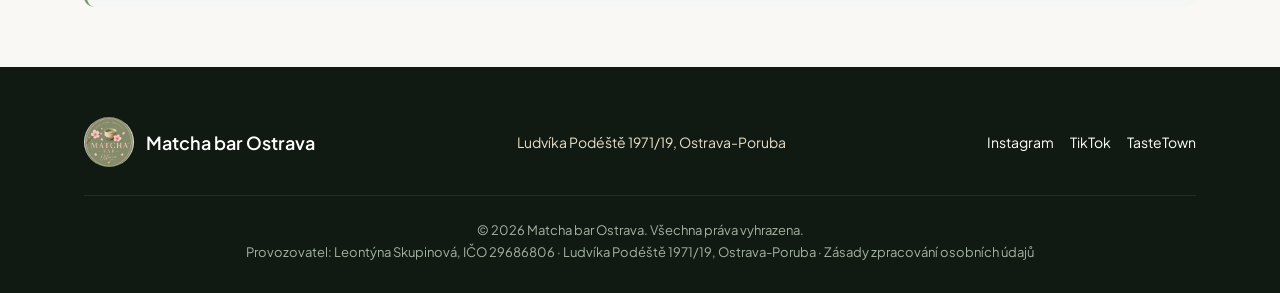
<file: menu.html>
<!DOCTYPE html>
<html lang="cs">
<head>
    <meta charset="utf-8">
    <meta name="viewport" content="width=device-width, initial-scale=1.0, viewport-fit=cover">
    <title>Nabídka &amp; ceník | Matcha bar Ostrava – Poruba</title>
    <meta name="description" content="Kompletní nabídka a ceník Matcha baru v Ostravě-Porubě. Prémiová japonská matcha, výběrová káva, limonády a domácí dezerty.">
    <meta name="keywords" content="matcha menu, matcha ceník ostrava, koblihy poruba">
    <meta name="robots" content="index, follow">
    <meta name="author" content="Matcha bar Ostrava">
 <link rel="canonical" href="https://polokan100.github.io/matchabar/menu.html">
    <meta name="theme-color" content="#1C301D">
   <link rel="icon" type="image/png" href="favicon.png">

    <link rel="stylesheet" href="style.css?v=5">
</head>
<body>

    <div class="top-bar">
        <span class="badge-isic">🎓 ISIC 10% SLEVA</span>
        Pro studenty po předložení ISIC karty &nbsp;|&nbsp;
        🔥 TasteTown dealy: <strong>Matcha 1+1 ZDARMA</strong> &amp; <strong>sleva 30 %</strong>
    </div>

    <header>
        <div class="container nav-wrap">
            <a href="index.html" class="logo-brand" aria-label="Matcha bar Ostrava – úvod">
                <img src="img/logo1.png" alt="Matcha bar Ostrava logo" class="header-logo-img">
                <div class="logo-text">
                    Matcha bar
                    <small>Ostrava · Poruba</small>
                </div>
            </a>
            <button class="nav-toggle" id="nav-toggle" aria-label="Menu" aria-expanded="false" aria-controls="main-nav">
                <span></span><span></span><span></span>
            </button>
            <nav id="main-nav" aria-label="Hlavní navigace">
                <a href="menu.html" class="nav-active">Nabídka &amp; ceník</a>
                <a href="index.html#vyhody">Výhody &amp; slevy</a>
                <a href="index.html#instagram">Instagram</a>
                <a href="index.html#recenze">Recenze</a>
                <a href="index.html#poukazy">Poukazy</a>
                <a href="index.html#kontakt">Kontakt</a>
                <button type="button" class="btn-reserve" data-open-modal>Rezervovat stůl</button>
            </nav>
        </div>
    </header>

    <main>
        <section id="menu" class="container menu-page-section">
            <a href="index.html" class="back-link">← Zpět na úvodní stránku</a>

            <div class="section-header header-compact">
                <span class="section-tag">Kompletní nabídka (36 položek)</span>
                <h1 class="section-title">Nabídka &amp; ceník</h1>
                <p class="section-desc">
                    Každý drink šleháme čerstvě na objednávku z výběrové japonské matchy. V nabídce najdeš klasické i ovocné varianty s mlékem, osvěžující tonic, výběrovou kávu, domácí limonády a čerstvé dezerty.  V nabídce je také možnost alternativního mléka.
                </p>
            </div>

            <!-- Ovládací panel: vyhledávání + ISIC přepínač -->
            <div class="menu-tools-bar">
                <div class="menu-search-wrap">
                    <span class="search-icon" aria-hidden="true">🔍</span>
                    <input type="search" id="menu-search" placeholder="Hledat příchuť (např. marlenka, malina, pistácie…)" aria-label="Hledat v nabídce">
                </div>

                <label class="isic-switch" for="isic-toggle">
                    <input type="checkbox" id="isic-toggle">
                    <span class="isic-slider"></span>
                    <span class="isic-label">🎓 Ceny s <strong>ISIC (-10 %)</strong></span>
                </label>
            </div>

            <!-- Filtry -->
            <div class="menu-filter-bar" role="group" aria-label="Filtr nabídky">
                <button type="button" class="filter-chip active" data-filter="all" aria-pressed="true">Všechno (36)</button>
                <button type="button" class="filter-chip" data-filter="limitky" aria-pressed="false">✨ Limitované příchutě (5)</button>
                <button type="button" class="filter-chip" data-filter="perliva" aria-pressed="false">🍵 S perlivou vodou (4)</button>
                <button type="button" class="filter-chip" data-filter="mleko" aria-pressed="false">🍵 Klasické – s mlékem (10)</button>
                <button type="button" class="filter-chip" data-filter="kokos" aria-pressed="false">🥥 S kokosovou vodou (2)</button>
                <button type="button" class="filter-chip" data-filter="kava" aria-pressed="false">☕ Káva (5)</button>
                <button type="button" class="filter-chip" data-filter="limonady" aria-pressed="false">🍋 Limonády (4)</button>
                <button type="button" class="filter-chip" data-filter="dezerty" aria-pressed="false">🍩 Koblihy &amp; dezerty (6)</button>
            </div>

            <!-- Doplňky -->
            <div class="addons-banner">
                <strong>✨ Doplňky (na kávu i matchu):</strong>
                <span>🥛 Alternativní mléko <strong>+10 Kč</strong></span>
                <span>🍯 Monin sirup <strong>+10 Kč</strong></span>
            </div>

            <!-- Mřížka položek (plní menu.js) -->
            <div class="menu-items-grid" id="menu-grid"></div>

            <div id="menu-empty" class="menu-empty" hidden>
                Pro hledaný výraz jsme nic nenašli. Zkus zadat jinou příchuť nebo vyber „Všechno“.
            </div>

            <!-- Upozornění na alergeny -->
            <div class="allergen-notice">
                <span class="allergen-icon">ℹ️</span>
                <span>Alergeny najdete v tištěném menu v baru nebo se zeptejte obsluhy.</span>
            </div>
        </section>
    </main>

    <!-- Plovoucí kalkulačka výběru k pultu -->
    <div class="tray-bar" id="tray-bar" hidden>
        <div class="container tray-inner">
            <div class="tray-summary">
                <strong id="tray-count">0 položek</strong>
                <span id="tray-names" class="tray-names"></span>
            </div>
            <div class="tray-prices">
                <div>
                    <small>Celkem běžně</small>
                    <strong id="tray-total">0 Kč</strong>
                </div>
                <div class="tray-isic">
                    <small>🎓 S ISIC (-10 %)</small>
                    <strong id="tray-total-isic">0 Kč</strong>
                </div>
                <button type="button" class="btn-tray-clear" id="tray-clear" title="Vymazat výběr">✕</button>
            </div>
        </div>
    </div>

    <!-- Rezervace -->
    <div class="modal-overlay" id="modal-reservation" aria-hidden="true">
        <div class="modal-box" role="dialog" aria-modal="true" aria-labelledby="modal-title">
            <button type="button" class="btn-close" data-close-modal aria-label="Zavřít">✕</button>
            <h2 id="modal-title" class="modal-heading">Rezervovat stůl</h2>
            <p class="modal-subtext">Pošlete nám žádost o rezervaci. Potvrdíme ji vám e-mailem.</p>

            <form class="form-grid" id="reservation-form" novalidate>
                <div class="form-field full">
                    <label for="f-name">Jméno a příjmení</label>
                    <input id="f-name" name="Jméno" type="text" required autocomplete="name" placeholder="Např. Lucie Novotná">
                </div>
                <div class="form-field">
                    <label for="f-email">E-mail</label>
                    <input id="f-email" name="email" type="email" required autocomplete="email" placeholder="lucie@example.cz">
                </div>
                <div class="form-field">
                    <label for="f-phone">Telefon (nepovinné)</label>
                    <input id="f-phone" name="Telefon" type="tel" autocomplete="tel" placeholder="+420 777 123 456">
                </div>
                <div class="form-field">
                    <label for="f-date">Datum</label>
                    <input id="f-date" name="Datum" type="date" required>
                </div>
                <div class="form-field">
                    <label for="f-time">Čas</label>
              <select id="f-time" name="Čas" required>
                        <option value="">Vyberte čas…</option>
                    </select>
                </div>
                <div class="form-field full">
                    <label for="f-guests">Počet osob</label>
                   <select id="f-guests" name="Počet osob" required>
                        <option value="">Vyberte počet osob…</option>
                        <option>1 osoba</option>
                        <option selected>2 osoby</option>
                        <option>3 osoby</option>
                        <option>4 osoby</option>
                        <option>Skupina 5+ osob</option>
                    </select>
                </div>
                <div class="form-field full">
                    <label for="f-note">Poznámka (nepovinné)</label>
                    <textarea id="f-note" name="Poznámka" rows="2" placeholder="Např. přijdeme s pejskem"></textarea>
                </div>
                <div class="hp-field" aria-hidden="true">
                    <label>Nevyplňovat <input type="text" name="_honey" tabindex="-1" autocomplete="off"></label>
                </div>
                <div class="form-msg" id="form-msg" role="status" hidden></div>
                <div class="form-field full form-submit-wrap">
                    <button type="submit" class="btn-main btn-full-width" id="form-submit">Odeslat žádost</button>
                </div>
                <p class="form-note full">Údaje použijeme jen k vyřízení rezervace. Více v <a href="zasady.html" target="_blank">zásadách zpracování osobních údajů</a>.</p>
            </form>
        </div>
    </div>

    <footer>
        <div class="container">
            <div class="footer-wrap">
                <a href="index.html" class="footer-brand">
                    <img src="img/logo1.png" alt="Matcha bar Ostrava" class="footer-logo">
                    <span>Matcha bar Ostrava</span>
                </a>
                <div>
                    Ludvíka Podéště 1971/19, Ostrava-Poruba
                </div>
                <div class="footer-socials">
                    <a href="https://www.instagram.com/matchabar_ostrava/" target="_blank" rel="noopener">Instagram</a>
                    <a href="https://www.tiktok.com/@matchabar_ostrava?is_from_webapp=1&sender_device=pc" target="_blank" rel="noopener">TikTok</a>
                    <a href="https://www.tastetown.app/cs/restaurace/ostrava/matcha-bar-ostrava-2740#menu" target="_blank" rel="noopener">TasteTown</a>
                </div>
            </div>
            <div class="footer-bottom">
                &copy; 2026 Matcha bar Ostrava. Všechna práva vyhrazena.
                <p>Provozovatel: Leontýna Skupinová, IČO 29686806 · Ludvíka Podéště 1971/19, Ostrava-Poruba · <a href="zasady.html">Zásady zpracování osobních údajů</a></p>
            </div>
        </div>
    </footer>

<script src="menu.js?v=5" defer></script>
</body>
</html>
</file>
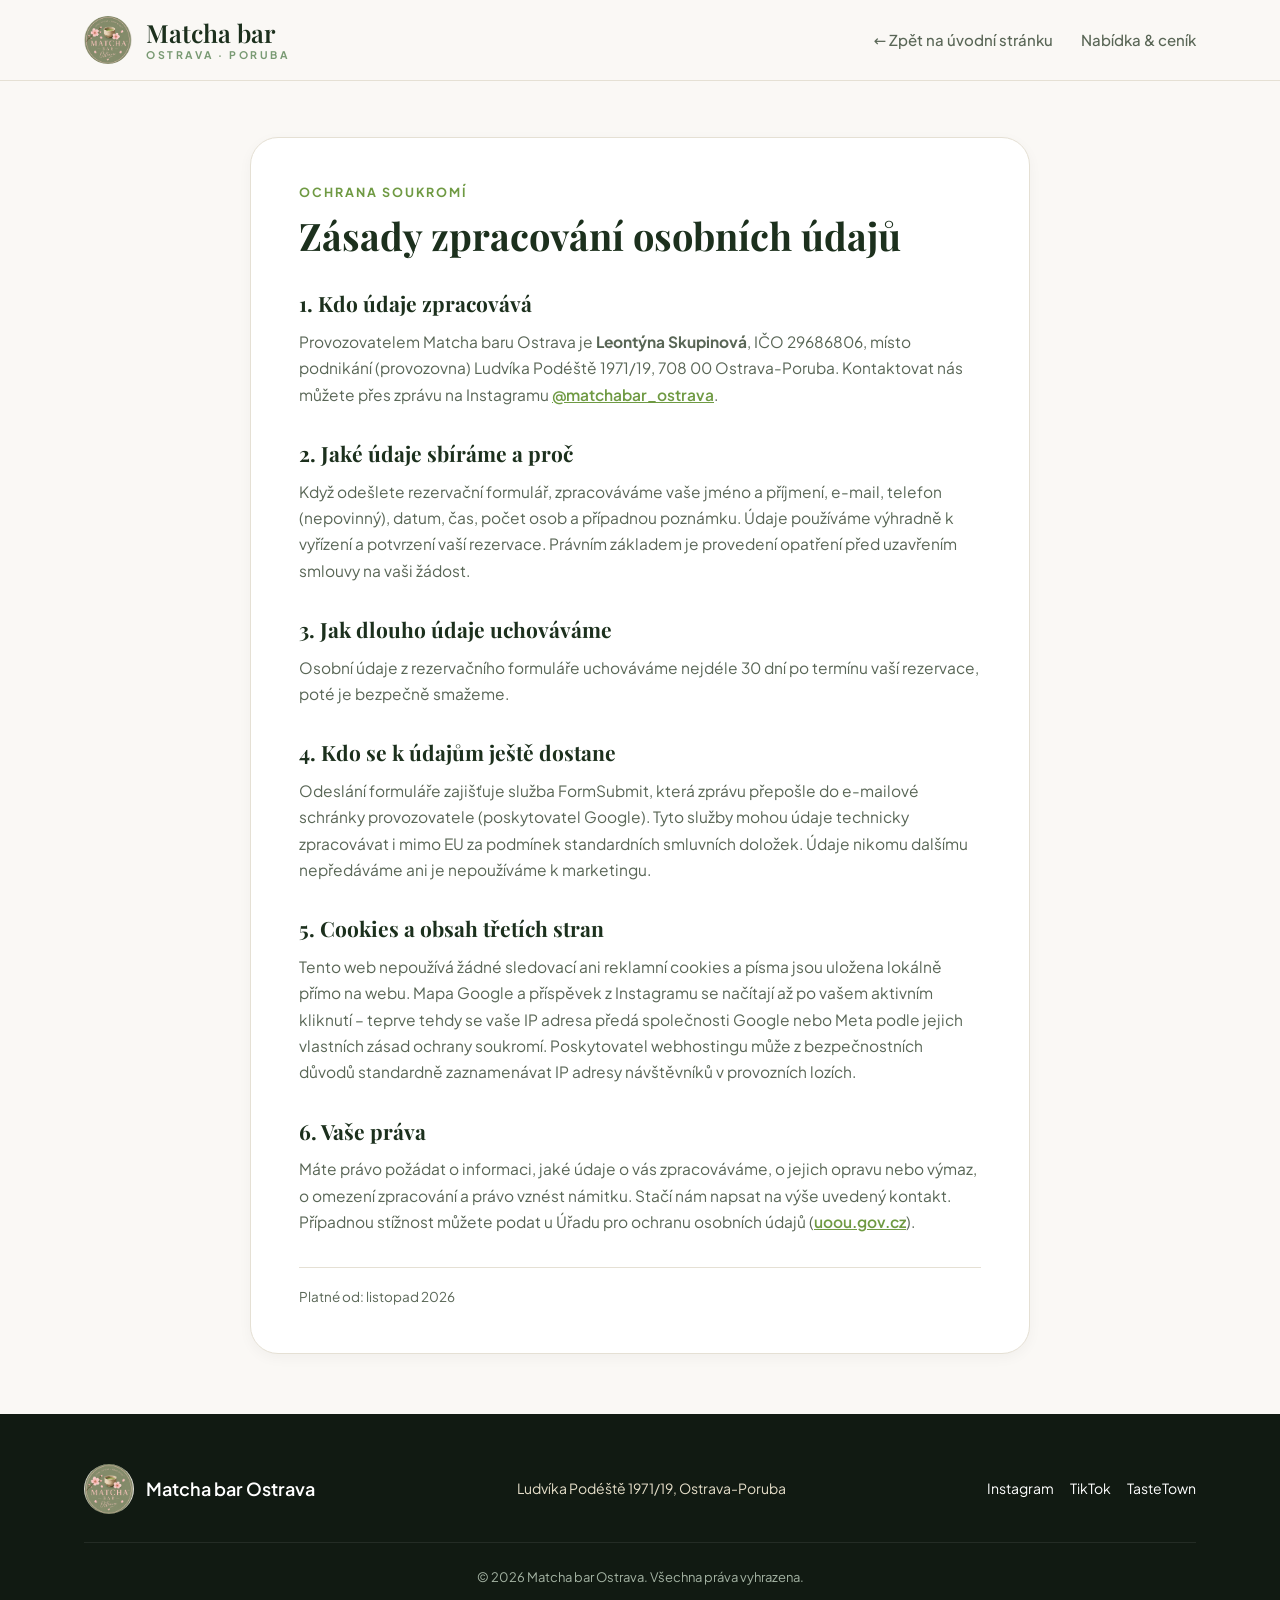
<file: zasady.html>
<!DOCTYPE html>
<html lang="cs">
<head>
    <meta charset="utf-8">
    <meta name="viewport" content="width=device-width, initial-scale=1.0, viewport-fit=cover">
    <title>Zásady zpracování osobních údajů | Matcha bar Ostrava</title>
    <meta name="description" content="Informace o zpracování osobních údajů při rezervaci stolu v Matcha baru Ostrava.">
    <meta name="robots" content="noindex, follow">
    <meta name="author" content="Matcha bar Ostrava">
    <meta name="theme-color" content="#1C301D">
   <link rel="icon" type="image/png" href="favicon.png">

    <link rel="stylesheet" href="style.css?v=3">
</head>
<body>

    <header>
        <div class="container nav-wrap">
            <a href="index.html" class="logo-brand" aria-label="Matcha bar Ostrava – úvod">
                <img src="img/logo1.png" alt="Matcha bar Ostrava logo" class="header-logo-img">
                <div class="logo-text">
                    Matcha bar
                    <small>Ostrava · Poruba</small>
                </div>
            </a>
            <nav aria-label="Navigace">
                <a href="index.html">← Zpět na úvodní stránku</a>
                <a href="menu.html">Nabídka &amp; ceník</a>
            </nav>
        </div>
    </header>

    <main>
        <section class="container menu-page-section">
            <div class="legal-card">
                <span class="section-tag">Ochrana soukromí</span>
                <h1>Zásady zpracování osobních údajů</h1>

                <h2>1. Kdo údaje zpracovává</h2>
                <p>Provozovatelem Matcha baru Ostrava je <strong>Leontýna Skupinová</strong>, IČO 29686806, místo podnikání (provozovna) Ludvíka Podéště 1971/19, 708 00 Ostrava-Poruba. Kontaktovat nás můžete přes zprávu na Instagramu <a href="https://ig.me/m/matchabar_ostrava" target="_blank" rel="noopener">@matchabar_ostrava</a>.</p>

                <h2>2. Jaké údaje sbíráme a proč</h2>
                <p>Když odešlete rezervační formulář, zpracováváme vaše jméno a příjmení, e-mail, telefon (nepovinný), datum, čas, počet osob a případnou poznámku. Údaje používáme výhradně k vyřízení a potvrzení vaší rezervace. Právním základem je provedení opatření před uzavřením smlouvy na vaši žádost.</p>

                <h2>3. Jak dlouho údaje uchováváme</h2>
                <p>Osobní údaje z rezervačního formuláře uchováváme nejdéle 30 dní po termínu vaší rezervace, poté je bezpečně smažeme.</p>

                <h2>4. Kdo se k údajům ještě dostane</h2>
                <p>Odeslání formuláře zajišťuje služba FormSubmit, která zprávu přepošle do e-mailové schránky provozovatele (poskytovatel Google). Tyto služby mohou údaje technicky zpracovávat i mimo EU za podmínek standardních smluvních doložek. Údaje nikomu dalšímu nepředáváme ani je nepoužíváme k marketingu.</p>

                <h2>5. Cookies a obsah třetích stran</h2>
                <p>Tento web nepoužívá žádné sledovací ani reklamní cookies a písma jsou uložena lokálně přímo na webu. Mapa Google a příspěvek z Instagramu se načítají až po vašem aktivním kliknutí – teprve tehdy se vaše IP adresa předá společnosti Google nebo Meta podle jejich vlastních zásad ochrany soukromí. Poskytovatel webhostingu může z bezpečnostních důvodů standardně zaznamenávat IP adresy návštěvníků v provozních lozích.</p>

                <h2>6. Vaše práva</h2>
                <p>Máte právo požádat o informaci, jaké údaje o vás zpracováváme, o jejich opravu nebo výmaz, o omezení zpracování a právo vznést námitku. Stačí nám napsat na výše uvedený kontakt. Případnou stížnost můžete podat u Úřadu pro ochranu osobních údajů (<a href="https://uoou.gov.cz" target="_blank" rel="noopener">uoou.gov.cz</a>).</p>

                <div class="legal-meta">
                    Platné od: listopad 2026
                </div>
            </div>
        </section>
    </main>

    <footer>
        <div class="container">
            <div class="footer-wrap">
                <a href="index.html" class="footer-brand">
                    <img src="img/logo1.png" alt="Matcha bar Ostrava" class="footer-logo">
                    <span>Matcha bar Ostrava</span>
                </a>
                <div>
                    Ludvíka Podéště 1971/19, Ostrava-Poruba
                </div>
                <div class="footer-socials">
                    <a href="https://www.instagram.com/matchabar_ostrava/" target="_blank" rel="noopener">Instagram</a>
                    <a href="https://www.tiktok.com/@matchabar_ostrava?is_from_webapp=1&sender_device=pc" target="_blank" rel="noopener">TikTok</a>
                    <a href="https://www.tastetown.app/cs/restaurace/ostrava/matcha-bar-ostrava-2740#menu" target="_blank" rel="noopener">TasteTown</a>
                </div>
            </div>
            <div class="footer-bottom">
                &copy; 2026 Matcha bar Ostrava. Všechna práva vyhrazena.
            </div>
        </div>
    </footer>

</body>
</html>
</file>
<file: style.css>
/* Self-hosted fonty (bez Google Fonts) */
@font-face {
    font-family: "Playfair Display";
    font-style: normal;
    font-weight: 400 900;
    font-display: swap;
    src: url("fonts/playfair-display-latin-ext-wght-normal.woff2") format("woff2");
    unicode-range: U+0100-02BA,U+02BD-02C5,U+02C7-02CC,U+02CE-02D7,U+02DD-02FF,U+0304,U+0308,U+0329,U+1D00-1DBF,U+1E00-1E9F,U+1EF2-1EFF,U+2020,U+20A0-20AB,U+20AD-20C0,U+2113,U+2C60-2C7F,U+A720-A7FF;
}

@font-face {
    font-family: "Playfair Display";
    font-style: normal;
    font-weight: 400 900;
    font-display: swap;
    src: url("fonts/playfair-display-latin-wght-normal.woff2") format("woff2");
    unicode-range: U+0000-00FF,U+0131,U+0152-0153,U+02BB-02BC,U+02C6,U+02DA,U+02DC,U+0304,U+0308,U+0329,U+2000-206F,U+20AC,U+2122,U+2191,U+2193,U+2212,U+2215,U+FEFF,U+FFFD;
}

@font-face {
    font-family: "Playfair Display";
    font-style: italic;
    font-weight: 400 900;
    font-display: swap;
    src: url("fonts/playfair-display-latin-ext-wght-italic.woff2") format("woff2");
    unicode-range: U+0100-02BA,U+02BD-02C5,U+02C7-02CC,U+02CE-02D7,U+02DD-02FF,U+0304,U+0308,U+0329,U+1D00-1DBF,U+1E00-1E9F,U+1EF2-1EFF,U+2020,U+20A0-20AB,U+20AD-20C0,U+2113,U+2C60-2C7F,U+A720-A7FF;
}

@font-face {
    font-family: "Playfair Display";
    font-style: italic;
    font-weight: 400 900;
    font-display: swap;
    src: url("fonts/playfair-display-latin-wght-italic.woff2") format("woff2");
    unicode-range: U+0000-00FF,U+0131,U+0152-0153,U+02BB-02BC,U+02C6,U+02DA,U+02DC,U+0304,U+0308,U+0329,U+2000-206F,U+20AC,U+2122,U+2191,U+2193,U+2212,U+2215,U+FEFF,U+FFFD;
}

@font-face {
    font-family: "Plus Jakarta Sans";
    font-style: normal;
    font-weight: 200 800;
    font-display: swap;
    src: url("fonts/plus-jakarta-sans-latin-ext-wght-normal.woff2") format("woff2");
    unicode-range: U+0100-02BA,U+02BD-02C5,U+02C7-02CC,U+02CE-02D7,U+02DD-02FF,U+0304,U+0308,U+0329,U+1D00-1DBF,U+1E00-1E9F,U+1EF2-1EFF,U+2020,U+20A0-20AB,U+20AD-20C0,U+2113,U+2C60-2C7F,U+A720-A7FF;
}

@font-face {
    font-family: "Plus Jakarta Sans";
    font-style: normal;
    font-weight: 200 800;
    font-display: swap;
    src: url("fonts/plus-jakarta-sans-latin-wght-normal.woff2") format("woff2");
    unicode-range: U+0000-00FF,U+0131,U+0152-0153,U+02BB-02BC,U+02C6,U+02DA,U+02DC,U+0304,U+0308,U+0329,U+2000-206F,U+20AC,U+2122,U+2191,U+2193,U+2212,U+2215,U+FEFF,U+FFFD;
}

:root {
    --bg-body: #FAF8F5;
    --surface: #FFFFFF;
    --surface-alt: #F3EFE6;
    --text-dark: #1A2619;
    --text-muted: #596656;
    --primary: #1C301D;
    --matcha: #6F9A43;
    --matcha-soft: #EAF2DE;
    --pink-soft: #F9E2E7;
    --gold: #D4A338;
    --border: #E5E0D4;
    --radius-sm: 10px;
    --radius-md: 18px;
    --radius-lg: 28px;
    --shadow-sm: 0 4px 14px rgba(0, 0, 0, 0.04);
    --shadow-md: 0 14px 36px rgba(28, 48, 29, 0.09);
    --font-serif: "Playfair Display", Georgia, serif;
    --font-sans: "Plus Jakarta Sans", system-ui, -apple-system, "Segoe UI", sans-serif;
}

* { box-sizing: border-box; margin: 0; padding: 0; }
html { scroll-behavior: smooth; }
@media (prefers-reduced-motion: reduce) { html { scroll-behavior: auto; } * { transition: none !important; } }

body {
    background-color: var(--bg-body);
    color: var(--text-dark);
    font-family: var(--font-sans);
    font-weight: 400;
    line-height: 1.65;
    -webkit-font-smoothing: antialiased;
}

a { color: inherit; text-decoration: none; }
img { max-width: 100%; display: block; }
button, input, select, textarea { font: inherit; }

.container {
    max-width: 1160px;
    margin: 0 auto;
    padding: 0 24px;
}

/* Top Announcement Bar */
.top-bar {
    background: linear-gradient(90deg, #1C301D 0%, #2B492C 100%);
    color: #FFFFFF;
    font-size: 13.5px;
    font-weight: 500;
    padding: 10px 0;
    text-align: center;
}
.top-bar strong { color: #A8E0A0; }
.top-bar span.badge-isic {
    background: var(--pink-soft);
    color: #1C301D;
    padding: 2px 10px;
    border-radius: 99px;
    font-weight: 700;
    font-size: 12px;
    margin-right: 6px;
}

/* Header Navigation */
header {
    position: sticky;
    top: 0;
    z-index: 100;
    background: rgba(250, 248, 245, 0.94);
    backdrop-filter: blur(14px);
    border-bottom: 1px solid var(--border);
    padding: 16px 0;
}

.nav-wrap {
    display: flex;
    justify-content: space-between;
    align-items: center;
}

.logo-brand {
    display: flex;
    align-items: center;
    gap: 14px;
    text-decoration: none;
    flex-shrink: 0;
}

.header-logo-img {
    width: 48px;
    height: 48px;
    border-radius: 50%;
    object-fit: cover;
    display: block;
}

.logo-text {
    display: flex;
    flex-direction: column;
    line-height: 1.05;
    font-family: var(--font-serif);
    font-size: 25px;
    font-weight: 600;
    color: #1c301d;
    white-space: nowrap;
}

.logo-text small {
    font-family: var(--font-sans);
    font-size: 10.5px;
    font-weight: 700;
    color: #799a73;
    text-transform: uppercase;
    letter-spacing: 2.5px;
    margin-top: 3px;
    display: block;
}

nav {
    display: flex;
    align-items: center;
    gap: 28px;
    font-size: 15px;
    font-weight: 500;
}

nav a {
    color: var(--text-muted);
    transition: color 0.2s ease;
}

nav a:hover { color: var(--primary); }

.btn-reserve {
    background: var(--primary);
    color: white !important;
    padding: 10px 22px;
    border-radius: 99px;
    font-weight: 600;
    border: none;
    cursor: pointer;
    transition: all 0.2s;
    box-shadow: var(--shadow-sm);
}
.btn-reserve:hover { background: var(--matcha); transform: translateY(-1px); }

/* Hero Section */
.hero-section {
    padding: 60px 24px 80px;
    display: grid;
    grid-template-columns: 1.15fr 0.85fr;
    gap: 50px;
    align-items: center;
}

.status-pill {
    display: inline-flex;
    align-items: center;
    gap: 8px;
    background: var(--matcha-soft);
    color: var(--primary);
    padding: 6px 16px;
    border-radius: 99px;
    font-size: 13.5px;
    font-weight: 600;
    margin-bottom: 22px;
}

.status-dot {
    width: 8px;
    height: 8px;
    background: #2E7D32;
    border-radius: 50%;
    box-shadow: 0 0 0 3px rgba(46, 125, 50, 0.2);
}

.hero-title {
    font-family: var(--font-serif);
    font-size: clamp(42px, 5.2vw, 66px);
    line-height: 1.08;
    color: var(--primary);
    letter-spacing: -0.02em;
    margin-bottom: 22px;
}

.hero-title span {
    font-style: italic;
    color: var(--matcha);
}

.hero-desc {
    font-size: 18.5px;
    color: var(--text-muted);
    margin-bottom: 34px;
    max-width: 520px;
}

.hero-buttons {
    display: flex;
    gap: 16px;
    flex-wrap: wrap;
}

.btn-main {
    background: var(--primary);
    color: white;
    padding: 16px 32px;
    border-radius: 99px;
    font-weight: 700;
    font-size: 15.5px;
    border: none;
    cursor: pointer;
    box-shadow: var(--shadow-sm);
    transition: all 0.2s ease;
    display: inline-flex;
    align-items: center;
    gap: 8px;
}

.btn-main:hover {
    background: #122113;
    transform: translateY(-2px);
    box-shadow: var(--shadow-md);
}

.btn-outline {
    background: transparent;
    color: var(--primary);
    border: 2px solid var(--border);
    padding: 14px 28px;
    border-radius: 99px;
    font-weight: 600;
    font-size: 15.5px;
    cursor: pointer;
    display: inline-flex;
    align-items: center;
    transition: all 0.2s ease;
}

.btn-outline:hover {
    border-color: var(--primary);
    background: var(--surface);
}

.hero-img-container {
    position: relative;
}

.hero-img {
    width: 100%;
    height: 520px;
    object-position: center 60%;
    object-fit: cover;
    border-radius: 32px;
    box-shadow: var(--shadow-md);
}

.hero-badge-card {
    position: absolute;
    bottom: -24px;
    left: -24px;
    background: var(--surface);
    border: 1px solid var(--border);
    padding: 18px 24px;
    border-radius: var(--radius-md);
    box-shadow: var(--shadow-md);
    display: flex;
    align-items: center;
    gap: 16px;
}

.rating-big {
    font-family: var(--font-serif);
    font-size: 38px;
    font-weight: 700;
    color: var(--primary);
    line-height: 1;
}

.rating-stars { color: var(--gold); font-size: 15px; margin-bottom: 2px; }

section.container {
    padding-top: 60px;
    padding-bottom: 60px;
    scroll-margin-top: 80px;
}

.section-header {
    text-align: center;
    max-width: 640px;
    margin: 0 auto 48px;
}

.section-tag {
    text-transform: uppercase;
    letter-spacing: 2px;
    font-size: 12.5px;
    font-weight: 700;
    color: var(--matcha);
    margin-bottom: 10px;
    display: block;
}

.section-title {
    font-family: var(--font-serif);
    font-size: clamp(32px, 4vw, 46px);
    color: var(--primary);
    line-height: 1.15;
    margin-bottom: 14px;
}

.section-desc {
    color: var(--text-muted);
    font-size: 16.5px;
}

/* --- BESTSELLERY --- */
.bestsellers-grid {
    display: grid;
    grid-template-columns: repeat(4, 1fr);
    align-items: stretch;
    gap: 22px;
}

.bestseller-card {
    background: var(--surface);
    border: 1px solid var(--border);
    border-radius: var(--radius-md);
    padding: 22px;
    display: flex;
    flex-direction: column;
    justify-content: flex-start;
    height: 100%;
    transition: all 0.25s ease;
}

.bestseller-card.featured {
    border: 2px solid var(--matcha);
    background: #F4F9EE;
}

.bestseller-card:hover {
    transform: translateY(-5px);
    box-shadow: var(--shadow-md);
    border-color: var(--matcha);
}

.bs-badge {
    display: inline-block;
    align-self: flex-start;
    background: var(--primary);
    color: #FFFFFF;
    font-size: 11px;
    font-weight: 700;
    letter-spacing: 0.5px;
    padding: 4px 11px;
    border-radius: 99px;
    margin-bottom: 14px;
}

.bs-badge.soft {
    background: var(--surface-alt);
    color: var(--primary);
}

.bs-image-box {
    width: 100%;
    height: 180px;
    border-radius: 12px;
    overflow: hidden;
    margin-bottom: 16px;
    background-color: #FFFFFF;
}

.bs-img {
    width: 100%;
    height: 100%;
    object-fit: contain;
    transition: transform 0.3s ease;
}

.bestseller-card:hover .bs-img {
    transform: scale(1.05);
}

.bs-footer {
    margin-top: auto;
    padding-top: 14px;
}

.menu-card-top {
    display: flex;
    justify-content: space-between;
    align-items: flex-start;
    gap: 8px;
    margin-bottom: 10px;
}

   .menu-title {
    font-family: var(--font-serif);
    font-size: 21px;
    font-weight: 700;
    color: var(--primary);
    
    .bestseller-card .menu-title {
    font-size: 18.5px;
    line-height: 1.25;
}
}

.menu-price {
    font-size: 16px;
    font-weight: 700;
    color: var(--matcha);
    background: var(--matcha-soft);
    padding: 4px 12px;
    border-radius: 99px;
    white-space: nowrap;
}

.menu-desc {
    color: var(--text-muted);
    font-size: 14px;
    line-height: 1.5;
    margin-bottom: 16px;
}

.menu-cat-tag {
    font-size: 11.5px;
    font-weight: 700;
    color: var(--text-muted);
    text-transform: uppercase;
    letter-spacing: 1px;
}

.menu-cta-box {
    display: flex;
    justify-content: center;
    text-align: center;
    width: 100%;
    margin-top: 36px;
}

/* --- EDITORIAL SEKCE: LIMITOVANÁ PŘÍCHUŤ & PODZIMNÍ EDICE --- */
.featured-drop-card {
    display: grid;
    grid-template-columns: 340px 1fr;
    background: var(--surface);
    border: 1px solid var(--border);
    border-radius: 26px;
    overflow: hidden;
    box-shadow: var(--shadow-sm);
    margin-bottom: 24px;
}

.featured-drop-media {
    background: #C7C1B6;
    display: flex;
    overflow: hidden;
    min-height: 360px;
}

.featured-drop-media img {
    width: 100%;
    height: 100%;
    object-fit: cover;
    display: block;
}

.featured-drop-body {
    padding: 34px 38px;
    display: flex;
    flex-direction: column;
    justify-content: center;
}

.drop-pill {
    align-self: flex-start;
    background: var(--matcha-soft);
    color: var(--primary);
    font-size: 12px;
    font-weight: 700;
    text-transform: uppercase;
    letter-spacing: 0.8px;
    padding: 6px 14px;
    border-radius: 99px;
    margin-bottom: 14px;
}

.drop-title-row {
    display: flex;
    align-items: center;
    justify-content: space-between;
    gap: 16px;
    margin-bottom: 12px;
}

.drop-title-row h3 {
    font-family: var(--font-serif);
    font-size: 34px;
    color: var(--primary);
    line-height: 1.15;
}

.drop-price {
    font-size: 19px;
    font-weight: 700;
    color: var(--matcha);
    background: var(--matcha-soft);
    padding: 6px 16px;
    border-radius: 99px;
    white-space: nowrap;
}

.drop-desc {
    color: var(--text-muted);
    font-size: 15px;
    line-height: 1.6;
    max-width: 560px;
    margin-bottom: 18px;
}

.drop-tags {
    display: flex;
    flex-wrap: wrap;
    gap: 8px;
    margin-bottom: 24px;
}

.drop-tags span {
    background: #F4F7F0;
    color: var(--primary);
    font-size: 13px;
    font-weight: 600;
    padding: 6px 12px;
    border-radius: 10px;
}

.drop-actions {
    display: flex;
    gap: 12px;
    flex-wrap: wrap;
}

.seasonal-grid {
    display: grid;
    grid-template-columns: repeat(4, 1fr);
    gap: 20px;
}

.seasonal-card {
    background: var(--surface);
    border: 1px solid var(--border);
    border-radius: 22px;
    overflow: hidden;
    display: flex;
    flex-direction: column;
    transition: transform 0.25s ease, box-shadow 0.25s ease, border-color 0.25s ease;
}

.seasonal-card:hover {
    transform: translateY(-4px);
    box-shadow: var(--shadow-md);
    border-color: var(--matcha);
}

.seasonal-img-wrap {
    height: 210px;
    background: #FFFFFF;
    display: flex;
    align-items: center;
    justify-content: center;
    padding: 12px;
}

.seasonal-img-wrap img {
    width: 100%;
    height: 100%;
    object-fit: contain;
    transition: transform 0.3s ease;
}

.seasonal-card:hover .seasonal-img-wrap img {
    transform: scale(1.04);
}

.seasonal-info {
    padding: 18px 20px 22px;
    flex: 1;
    display: flex;
    flex-direction: column;
}

.seasonal-head {
    display: flex;
    justify-content: space-between;
    align-items: baseline;
    gap: 8px;
    margin-bottom: 8px;
}

.seasonal-head h4 {
    font-family: var(--font-serif);
    font-size: 20px;
    color: var(--primary);
}

.seasonal-head span {
    font-size: 14.5px;
    font-weight: 700;
    color: var(--matcha);
    background: var(--matcha-soft);
    padding: 3px 10px;
    border-radius: 99px;
    white-space: nowrap;
}

.seasonal-info p {
    color: var(--text-muted);
    font-size: 13.5px;
    line-height: 1.5;
}

/* --- MODERNÍ KARTY: TASTETOWN & ISIC --- */
.perks-grid {
    display: grid;
    grid-template-columns: repeat(2, 1fr);
    gap: 24px;
    align-items: stretch;
}

.perk-card {
    background: var(--surface);
    border: 1px solid var(--border);
    border-radius: 26px;
    padding: 34px 36px;
    display: flex;
    flex-direction: column;
    box-shadow: var(--shadow-sm);
    transition: transform 0.25s ease, box-shadow 0.25s ease, border-color 0.25s ease;
    position: relative;
    overflow: hidden;
}

.perk-card:hover {
    transform: translateY(-4px);
    box-shadow: var(--shadow-md);
}

.perk-card.perk-tt {
    background: linear-gradient(160deg, #FFFFFF 0%, #F4F9EE 100%);
    border-color: #DCE7D2;
}

.perk-card.perk-isic {
    background: linear-gradient(160deg, #FFFFFF 0%, #FDF5F7 100%);
    border-color: #F2DCE2;
}

.perk-top {
    display: flex;
    justify-content: space-between;
    align-items: flex-start;
    gap: 16px;
    margin-bottom: 14px;
}

.perk-badge {
    display: inline-block;
    font-size: 12px;
    font-weight: 700;
    text-transform: uppercase;
    letter-spacing: 0.8px;
    padding: 6px 13px;
    border-radius: 99px;
    margin-bottom: 12px;
}

.perk-badge.tt {
    background: var(--matcha-soft);
    color: var(--primary);
}

.perk-badge.isic {
    background: #FCE8EE;
    color: #8A2B46;
}

.perk-top h3 {
    font-family: var(--font-serif);
    font-size: 28px;
    color: var(--primary);
    line-height: 1.2;
}

.perk-big-tag {
    font-family: var(--font-serif);
    font-size: 26px;
    font-weight: 700;
    padding: 10px 16px;
    border-radius: 16px;
    white-space: nowrap;
    line-height: 1;
}

.perk-big-tag.tt {
    background: var(--primary);
    color: #FFFFFF;
}

.perk-big-tag.isic {
    background: #FCE8EE;
    color: #8A2B46;
}

.perk-desc {
    color: var(--text-muted);
    font-size: 14.5px;
    line-height: 1.55;
    margin-bottom: 20px;
}

.perk-list {
    list-style: none;
    display: grid;
    gap: 12px;
    margin-bottom: 28px;
    padding: 0;
}

.perk-list li {
    display: flex;
    align-items: flex-start;
    gap: 10px;
    font-size: 14.5px;
    color: var(--primary);
    line-height: 1.45;
}

.perk-check {
    display: inline-flex;
    align-items: center;
    justify-content: center;
    width: 22px;
    height: 22px;
    border-radius: 50%;
    background: var(--matcha-soft);
    color: var(--matcha);
    font-size: 12px;
    font-weight: 700;
    flex-shrink: 0;
    margin-top: 1px;
}

.perk-card.perk-isic .perk-check {
    background: #FCE8EE;
    color: #8A2B46;
}

.perk-footer {
    margin-top: auto;
}

/* --- INSTAGRAM --- */
.instagram-header {
    text-align: center;
    margin-bottom: 30px;
}

.insta-handle-tag {
    font-size: 13px;
    letter-spacing: 1.5px;
    color: #6b8e66;
    font-weight: 700;
    text-transform: uppercase;
}

.instagram-header h2 {
    font-size: 36px;
    font-family: var(--font-serif);
    color: #1c2b1b;
    margin: 8px 0;
    font-weight: 400;
}

.instagram-header p {
    color: #666666;
    font-size: 15px;
    margin: 0;
}

.instagram-layout {
    display: grid;
    grid-template-columns: 310px 1fr;
    gap: 20px;
    align-items: start;
}

.reel-card {
    background: #ffffff;
    border-radius: 20px;
    padding: 14px;
    box-shadow: 0 8px 24px rgba(0, 0, 0, 0.05);
    display: flex;
    flex-direction: column;
}

.reel-video-container {
    position: relative;
    width: 100%;
    height: 440px;
    border-radius: 14px;
    overflow: hidden;
    background-color: #000;
}

.reel-video-container iframe {
    width: 100%;
    height: 530px;
    margin-top: -46px;
    border: none;
}

.reel-info {
    padding: 12px 4px 4px 4px;
}

.reel-author {
    font-weight: 700;
    font-size: 15px;
    color: #111;
}

.reel-handle {
    font-size: 13px;
    color: #777;
    margin-top: 1px;
}

.reel-caption {
    font-size: 12px;
    color: #444;
    margin-top: 6px;
    line-height: 1.35;
}

.photo-grid {
    display: grid;
    grid-template-columns: repeat(2, 1fr);
    gap: 16px;
}

.photo-card {
    position: relative;
    height: 250px;
    border-radius: 18px;
    overflow: hidden;
    box-shadow: 0 4px 15px rgba(0,0,0,0.04);
}

.photo-card img {
    width: 100%;
    height: 100%;
    object-fit: cover;
    display: block;
    transition: transform 0.3s ease;
}

.photo-card:hover img {
    transform: scale(1.03);
}

.photo-overlay {
    position: absolute;
    bottom: 0;
    left: 0;
    right: 0;
    padding: 30px 14px 12px 14px;
    background: linear-gradient(to top, rgba(0, 0, 0, 0.75) 0%, rgba(0, 0, 0, 0.3) 60%, transparent 100%);
    display: flex;
    flex-direction: column;
    gap: 2px;
}

.photo-tag {
    font-size: 10px;
    letter-spacing: 1px;
    color: rgba(255, 255, 255, 0.8);
    font-weight: 700;
    text-transform: uppercase;
}

.photo-caption {
    font-size: 13px;
    color: #ffffff;
    font-weight: 600;
    text-shadow: 0 1px 3px rgba(0,0,0,0.5);
}

.instagram-footer {
    display: flex;
    justify-content: flex-end;
    margin-top: 20px;
}

.insta-btn {
    display: inline-flex;
    align-items: center;
    gap: 8px;
    background-color: #1a2e1a;
    color: #ffffff;
    text-decoration: none;
    padding: 12px 22px;
    border-radius: 30px;
    font-size: 13px;
    font-weight: 600;
    transition: background-color 0.2s;
}

.insta-btn:hover {
    background-color: #2b472b;
}

/* --- DOG FRIENDLY SEKCE --- */
.dog-card {
    background: #E6F0E4;
    border-radius: 26px;
    padding: 36px 56px;
    width: 100%;
    display: flex;
    align-items: center;
    justify-content: space-between;
    gap: 40px;
}

.dog-card > div {
    max-width: 600px;
}

.dog-card h2 {
    font-family: var(--font-serif);
    font-size: 32px;
    color: var(--primary);
    margin: 6px 0 10px;
}

.dog-card p {
    color: var(--text-muted);
    font-size: 15.5px;
    line-height: 1.6;
}

.dog-card img {
    width: 165px;
    height: auto;
    flex-shrink: 0;
    margin-right: 48px;
}

/* --- RECENZE --- */
.reviews-box {
    background: var(--surface);
    border: 1px solid var(--border);
    border-radius: 32px;
    padding: 48px;
}

.reviews-top {
    display: flex;
    justify-content: space-between;
    align-items: center;
    margin-bottom: 38px;
    flex-wrap: wrap;
    gap: 20px;
}

.ratings-badges {
    display: flex;
    gap: 20px;
    flex-wrap: wrap;
}

.rating-badge {
    background: var(--surface-alt);
    padding: 12px 20px;
    border-radius: 16px;
    display: flex;
    align-items: center;
    gap: 12px;
}

.rating-badge strong {
    font-family: var(--font-serif);
    font-size: 24px;
    color: var(--primary);
}

.reviews-cards {
    display: grid;
    grid-template-columns: repeat(auto-fit, minmax(300px, 1fr));
    gap: 22px;
}

.review-card {
    background: var(--bg-body);
    border: 1px solid var(--border);
    border-radius: var(--radius-md);
    padding: 26px;
}

.review-source {
    font-size: 12px;
    font-weight: 700;
    text-transform: uppercase;
    letter-spacing: 1px;
    color: var(--matcha);
    margin-bottom: 8px;
}

.review-quote {
    font-size: 15px;
    font-style: italic;
    color: var(--text-dark);
    margin-bottom: 16px;
}

.review-author {
    display: flex;
    justify-content: space-between;
    font-size: 13px;
    font-weight: 600;
    color: var(--text-muted);
}

/* --- VOUCHERY --- */
.voucher-section {
    background: var(--surface-alt);
    border: 1px solid var(--border);
    border-radius: 32px;
    padding: 50px;
    display: grid;
    grid-template-columns: 1fr 1fr;
    gap: 40px;
    align-items: center;
}

.voucher-card-visual {
    background: linear-gradient(135deg, #1C301D 0%, #3B5F3E 100%);
    color: white;
    border-radius: 24px;
    padding: 36px;
    width: 100%;
    box-shadow: var(--shadow-md);
    position: relative;
}

/* Oprava rozložení rezervačního modálu */
.modal-box {
    overflow: hidden;
    overflow-y: auto;
}

.btn-close {
    top: 18px;
    right: 18px;
    z-index: 2;
}

.form-grid .form-note.full {
    grid-column: 1 / -1;
    margin-top: 4px;
    text-align: center;
}

.form-grid .form-note a {
    color: var(--primary);
    text-decoration: underline;
    font-weight: 600;
}

/* Styly pro stránku zásad zpracování osobních údajů */
.legal-card {
    background: var(--surface);
    border: 1px solid var(--border);
    border-radius: 28px;
    padding: 44px 48px;
    max-width: 780px;
    margin: 20px auto 0;
    box-shadow: var(--shadow-sm);
}

.legal-card h1 {
    font-family: var(--font-serif);
    font-size: clamp(28px, 4vw, 38px);
    color: var(--primary);
    line-height: 1.2;
    margin-bottom: 24px;
}

.legal-card h2 {
    font-family: var(--font-serif);
    font-size: 21px;
    color: var(--primary);
    margin-top: 28px;
    margin-bottom: 8px;
}

.legal-card p {
    color: var(--text-muted);
    font-size: 15.5px;
    line-height: 1.7;
    margin-bottom: 14px;
}

.legal-card a {
    color: var(--matcha);
    font-weight: 600;
    text-decoration: underline;
}

.legal-meta {
    margin-top: 32px;
    padding-top: 18px;
    border-top: 1px solid var(--border);
    font-size: 13.5px;
    color: var(--text-muted);
}

@media (max-width: 600px) {
    .legal-card {
        padding: 28px 22px;
    }
}

/* --- LOKACE & KONTAKT --- */
.location-container {
    display: grid;
    grid-template-columns: 1fr 1fr;
    gap: 40px;
    align-items: center;
}

.location-subtitle {
    font-size: 12px;
    letter-spacing: 1.5px;
    color: #6b8e66;
    font-weight: 700;
    text-transform: uppercase;
}

.location-title {
    font-size: 34px;
    font-family: var(--font-serif);
    color: #1a2e1a;
    margin: 8px 0 20px 0;
    font-weight: 700;
}

.location-address {
    display: flex;
    align-items: flex-start;
    gap: 10px;
    margin-bottom: 24px;
}

.location-address p {
    margin: 0;
    font-size: 15px;
    color: #444;
    line-height: 1.4;
}

.opening-hours {
    border-top: 1px solid #e2ded8;
    border-bottom: 1px solid #e2ded8;
    padding: 14px 0;
    margin-bottom: 28px;
    max-width: 420px;
}

.hours-row {
    display: flex;
    justify-content: space-between;
    padding: 6px 0;
    font-size: 15px;
    color: #333;
}

.location-actions {
    display: flex;
    flex-direction: column;
    gap: 12px;
    max-width: 280px;
}

.btn-maps {
    background-color: #1a2e1a;
    color: #ffffff;
    text-decoration: none;
    text-align: center;
    padding: 12px 20px;
    border-radius: 30px;
    font-size: 14px;
    font-weight: 600;
    transition: background-color 0.2s;
}

.btn-maps:hover { background-color: #2b472b; }

.btn-instagram {
    background-color: #ffffff;
    color: #1a2e1a;
    border: 1px solid #cccccc;
    text-decoration: none;
    text-align: center;
    padding: 12px 20px;
    border-radius: 30px;
    font-size: 14px;
    font-weight: 600;
    transition: border-color 0.2s, background-color 0.2s;
}

.btn-instagram:hover {
    background-color: #f7f7f7;
    border-color: #999999;
}

.location-map-wrapper {
    width: 100%;
    height: 380px;
    border-radius: 24px;
    overflow: hidden;
    box-shadow: 0 10px 30px rgba(0, 0, 0, 0.07);
}

.location-map-wrapper iframe {
    width: 100%;
    height: 100%;
    border: none;
}

/* --- PATIČKA --- */
footer {
    background: #111A12;
    color: #8D9E8C;
    padding: 50px 0 30px;
    font-size: 14px;
}

.footer-wrap {
    display: flex;
    justify-content: space-between;
    align-items: center;
    gap: 20px;
    flex-wrap: wrap;
    padding-bottom: 28px;
    border-bottom: 1px solid rgba(255, 255, 255, 0.08);
}

.footer-logo {
    width: 50px;
    height: 50px;
    border-radius: 50%;
    object-fit: cover;
    display: block;
}

.footer-brand {
    display: flex;
    align-items: center;
    gap: 12px;
    color: #ffffff;
    text-decoration: none;
    font-weight: 600;
    font-size: 18px;
}

.footer-wrap > div {
    color: #e5dec9;
}

.footer-wrap a {
    color: #ffffff;
    transition: color 0.2s ease;
}

.footer-wrap a:hover {
    color: #a8e0a0;
}

footer div:last-child {
    color: #a3b2a2;
}

/* --- DOPLŇKY & PŘÍSTUPNOST --- */
.sr-only { position: absolute; width: 1px; height: 1px; overflow: hidden; clip: rect(0 0 0 0); white-space: nowrap; }
:focus-visible { outline: 3px solid var(--matcha); outline-offset: 3px; border-radius: 6px; }
[hidden] { display: none !important; }

.status-pill.closed { background: #F1E9DA; }
.status-pill.closed .status-dot { background: #B7791F; box-shadow: 0 0 0 3px rgba(183, 121, 31, 0.2); }

.nav-toggle {
    display: none;
    background: var(--surface);
    border: 1px solid var(--border);
    border-radius: 12px;
    width: 46px;
    height: 46px;
    cursor: pointer;
    align-items: center;
    justify-content: center;
    flex-direction: column;
    gap: 5px;
}
.nav-toggle span { display: block; width: 20px; height: 2px; background: var(--primary); border-radius: 2px; transition: transform .2s, opacity .2s; }
.nav-toggle[aria-expanded="true"] span:nth-child(1) { transform: translateY(7px) rotate(45deg); }
.nav-toggle[aria-expanded="true"] span:nth-child(2) { opacity: 0; }
.nav-toggle[aria-expanded="true"] span:nth-child(3) { transform: translateY(-7px) rotate(-45deg); }

.embed-placeholder {
    width: 100%;
    height: 100%;
    display: flex;
    flex-direction: column;
    align-items: center;
    justify-content: center;
    gap: 14px;
    text-align: center;
    padding: 24px;
    background: var(--surface-alt);
    color: var(--text-muted);
    font-size: 14px;
}
.embed-placeholder .btn-main { padding: 12px 24px; font-size: 14px; }
.reel-video-container .embed-placeholder { background: #1C301D; color: #D6E6D0; }
.reel-video-container .embed-placeholder .btn-main { background: var(--matcha); }

/* --- STRÁNKA MENU.HTML --- */
.allergen-notice {
    margin-top: 36px;
    padding: 14px 20px;
    background-color: #f4f7f3;
    border-left: 3px solid #799a73;
    border-radius: 10px;
    font-size: 13.5px;
    color: #4a5d4c;
    display: flex;
    align-items: center;
    gap: 12px;
    line-height: 1.4;
}

.allergen-icon { font-size: 16px; flex-shrink: 0; }

.isic-bar-wrap { display: flex; justify-content: center; margin-bottom: 30px; }

.isic-switch {
    display: inline-flex;
    align-items: center;
    gap: 12px;
    background: var(--surface);
    border: 1px solid var(--border);
    padding: 10px 20px;
    border-radius: 99px;
    cursor: pointer;
    box-shadow: var(--shadow-sm);
    user-select: none;
    transition: border-color 0.2s ease;
}
.isic-switch:hover { border-color: var(--matcha); }
.isic-switch input { position: absolute; opacity: 0; width: 0; height: 0; }

.isic-slider {
    position: relative;
    width: 42px;
    height: 24px;
    background: #D6D3C9;
    border-radius: 99px;
    transition: background 0.25s ease;
    flex-shrink: 0;
}
.isic-slider::after {
    content: "";
    position: absolute;
    top: 3px;
    left: 3px;
    width: 18px;
    height: 18px;
    background: #FFFFFF;
    border-radius: 50%;
    transition: transform 0.25s ease;
    box-shadow: 0 2px 4px rgba(0,0,0,0.18);
}
.isic-switch input:checked + .isic-slider { background: var(--primary); }
.isic-switch input:checked + .isic-slider::after { transform: translateX(18px); }
.isic-label { font-size: 14px; color: var(--text-dark); }
.old-price { color: var(--text-muted); font-weight: 500; font-size: 13.5px; margin-right: 4px; }
.menu-price.isic-active { background: var(--pink-soft); color: var(--primary); }

.back-link {
    display: inline-flex;
    align-items: center;
    gap: 6px;
    color: var(--matcha);
    font-weight: 600;
    font-size: 14px;
    margin-bottom: 18px;
    transition: color 0.2s ease;
}
.back-link:hover { color: var(--primary); }

.menu-tools-bar {
    display: flex;
    justify-content: space-between;
    align-items: center;
    gap: 16px;
    flex-wrap: wrap;
    margin-bottom: 24px;
}

.menu-search-wrap { position: relative; flex: 1 1 300px; }
.search-icon { position: absolute; left: 16px; top: 50%; transform: translateY(-50%); font-size: 15px; pointer-events: none; }
.menu-search-wrap input {
    width: 100%;
    padding: 12px 18px 12px 42px;
    border-radius: 99px;
    border: 1px solid var(--border);
    background: var(--surface);
    color: var(--text-dark);
    font-size: 14.5px;
}
.menu-search-wrap input:focus { outline: 2px solid var(--matcha); border-color: var(--matcha); }

.addons-banner {
    background: var(--surface-alt);
    border: 1px solid var(--border);
    border-radius: 14px;
    padding: 12px 20px;
    margin-bottom: 28px;
    display: flex;
    align-items: center;
    justify-content: center;
    flex-wrap: wrap;
    gap: 18px;
    font-size: 13.5px;
    color: var(--primary);
}

.btn-add-tray {
    background: var(--bg-body);
    border: 1px solid var(--border);
    color: var(--primary);
    font-size: 12.5px;
    font-weight: 600;
    padding: 6px 12px;
    border-radius: 99px;
    cursor: pointer;
    transition: all 0.2s ease;
}
.btn-add-tray:hover { background: var(--primary); color: #FFFFFF; border-color: var(--primary); }

.menu-empty {
    text-align: center;
    padding: 40px 20px;
    color: var(--text-muted);
    background: var(--surface);
    border: 1px dashed var(--border);
    border-radius: 18px;
}

.tray-bar { position: fixed; bottom: 18px; left: 16px; right: 16px; z-index: 95; pointer-events: none; }
.tray-inner {
    pointer-events: auto;
    background: var(--primary);
    color: #FFFFFF;
    border-radius: 20px;
    padding: 14px 22px;
    box-shadow: 0 16px 40px rgba(0, 0, 0, 0.25);
    display: flex;
    justify-content: space-between;
    align-items: center;
    gap: 16px;
    flex-wrap: wrap;
}
.tray-summary { display: flex; flex-direction: column; max-width: 520px; }
.tray-names { font-size: 12.5px; color: #C7D8C5; white-space: nowrap; overflow: hidden; text-overflow: ellipsis; }
.tray-prices { display: flex; align-items: center; gap: 18px; }
.tray-prices small { display: block; font-size: 11px; color: #B6C9B4; }
.tray-prices strong { font-size: 17px; }
.tray-isic { background: rgba(249, 226, 231, 0.16); padding: 6px 12px; border-radius: 10px; }
.tray-isic strong { color: #F9E2E7; }
.btn-tray-clear { background: rgba(255, 255, 255, 0.15); color: #FFFFFF; border: none; width: 32px; height: 32px; border-radius: 50%; cursor: pointer; }

.menu-filter-bar { display: flex; justify-content: center; gap: 10px; flex-wrap: wrap; margin-bottom: 38px; }
.filter-chip {
    background: var(--surface);
    border: 1px solid var(--border);
    color: var(--text-muted);
    padding: 10px 22px;
    border-radius: 99px;
    font-weight: 600;
    font-size: 14.5px;
    cursor: pointer;
    transition: all 0.2s ease;
}
.filter-chip:hover, .filter-chip.active { background: var(--primary); color: white; border-color: var(--primary); }

.menu-items-grid { display: grid; grid-template-columns: repeat(auto-fill, minmax(320px, 1fr)); gap: 22px; }
.menu-card {
    background: var(--surface);
    border: 1px solid var(--border);
    border-radius: var(--radius-md);
    padding: 24px;
    transition: all 0.25s ease;
    display: flex;
    flex-direction: column;
    justify-content: space-between;
}
.menu-card:hover { transform: translateY(-4px); box-shadow: var(--shadow-md); border-color: var(--matcha); }

/* --- POMOCNÉ TŘÍDY (NÁHRADA ZA INLINE STYLY) --- */
.rating-subtext { font-size: 13px; font-weight: 600; color: var(--text-muted); }
.header-compact { margin-bottom: 30px; }
.left-section-head { margin-bottom: 28px; }
.left-section-head .section-title { margin-bottom: 6px; }
.left-section-desc { color: var(--text-muted); font-size: 16px; }
.no-margin-bottom { margin-bottom: 0; }
.rating-badge-text { font-size: 13px; color: var(--text-muted); }
.voucher-intro { color: var(--text-muted); margin-bottom: 24px; }
.voucher-list { list-style: none; display: grid; gap: 12px; font-weight: 500; margin-bottom: 28px; }
.voucher-ig-link { color: var(--matcha); text-decoration: underline; }
.voucher-kicker { font-size: 12px; text-transform: uppercase; letter-spacing: 2px; opacity: 0.8; }
.voucher-brand-title { font-family: var(--font-serif); font-size: 32px; font-weight: 700; margin: 18px 0 10px; line-height: 1.15; }
.voucher-value-text { font-size: 18px; font-weight: 600; }
.voucher-foot-note { margin-top: 34px; font-size: 12px; opacity: 0.75; }
.modal-heading { font-family: var(--font-serif); font-size: 28px; color: var(--primary); margin-bottom: 6px; }
.modal-subtext { color: var(--text-muted); font-size: 14px; }
.form-submit-wrap { margin-top: 6px; }
.btn-full-width { width: 100%; justify-content: center; }
.footer-socials { display: flex; gap: 16px; }
.footer-bottom { text-align: center; margin-top: 24px; font-size: 13px; }

/* --- RESPONZIVITA --- */
@media (max-width: 920px) {
    .hero-section, .voucher-section, .featured-drop-card { grid-template-columns: 1fr; }
    .bestsellers-grid, .seasonal-grid { grid-template-columns: repeat(2, 1fr); }
    .hero-section { padding-top: 36px; gap: 36px; }
    .hero-img { height: 380px; }
    .hero-badge-card { left: 12px; bottom: -20px; }
    .nav-toggle { display: flex; }
    nav {
        display: none;
        position: absolute;
        top: 100%;
        left: 0;
        right: 0;
        flex-direction: column;
        align-items: stretch;
        gap: 0;
        background: var(--bg-body);
        border-bottom: 1px solid var(--border);
        padding: 8px 24px 22px;
        box-shadow: var(--shadow-md);
    }
    nav.open { display: flex; }
    nav a { padding: 13px 0; border-bottom: 1px solid var(--border); }
    .btn-reserve { margin-top: 16px; padding: 14px 22px; }
    .voucher-section { padding: 30px 24px; }
    .reviews-box { padding: 28px 22px; }
}

@media (max-width: 820px) {
    .perks-grid, .instagram-layout, .location-container { grid-template-columns: 1fr; }
    .perk-card { padding: 28px 24px; }
    .reel-card { max-width: 340px; margin: 0 auto; }
    .instagram-footer { justify-content: center; }
    .dog-card {
        flex-direction: column;
        text-align: center;
        padding: 30px 24px;
        gap: 20px;
    }
    .dog-card img {
        width: 140px;
        margin-right: 0;
    }
    .location-actions { max-width: 100%; }
}

@media (max-width: 540px) {
    .top-bar { font-size: 12.5px; padding: 10px 14px; }
    .bestsellers-grid, .seasonal-grid, .form-grid { grid-template-columns: 1fr; }
    .featured-drop-body { padding: 24px 22px; }
    .drop-title-row h3 { font-size: 28px; }
    .modal-box { padding: 28px 22px; }
    .photo-grid { gap: 10px; }
    .photo-card { height: 200px; }
    .menu-items-grid { grid-template-columns: 1fr; }
}
.nav-active {
    color: var(--primary) !important;
    font-weight: 700;
}

.menu-page-section {
    padding-top: 36px !important;
}

.old-price {
    text-decoration: line-through;
    color: var(--text-muted);
    font-weight: 500;
    font-size: 13.5px;
    margin-right: 4px;
}

.menu-card-bottom {
    display: flex;
    justify-content: space-between;
    align-items: center;
    gap: 10px;
    margin-top: auto;
    padding-top: 12px;
    border-top: 1px solid var(--border);
}

.modal-overlay.active {
    display: grid !important;
}
/* Kompletní styly modálního okna a formuláře */
.modal-overlay {
    position: fixed;
    inset: 0;
    background: rgba(18, 28, 19, 0.62);
    backdrop-filter: blur(4px);
    display: none;
    place-items: center;
    padding: 20px;
    z-index: 1000;
}

.modal-overlay.active {
    display: grid !important;
}

.modal-box {
    position: relative;
    background: var(--surface, #ffffff);
    color: var(--text, #1C301D);
    width: 100%;
    max-width: 520px;
    max-height: 92vh;
    overflow-y: auto;
    border-radius: 26px;
    padding: 34px 32px 28px;
    box-shadow: 0 24px 60px rgba(0, 0, 0, 0.25);
}

.btn-close {
    position: absolute;
    top: 18px;
    right: 18px;
    width: 36px;
    height: 36px;
    border-radius: 50%;
    border: none;
    background: #f2f1ec;
    color: var(--primary, #1C301D);
    font-size: 16px;
    cursor: pointer;
    display: grid;
    place-items: center;
}

.modal-heading {
    font-family: var(--font-serif, Georgia, serif);
    font-size: 28px;
    color: var(--primary, #1C301D);
    margin: 0 0 6px;
}

.modal-subtext {
    color: var(--text-muted, #556356);
    font-size: 14.5px;
    margin: 0 0 20px;
}

.form-grid {
    display: grid;
    grid-template-columns: 1fr 1fr;
    gap: 14px;
}

.form-field {
    display: flex;
    flex-direction: column;
    gap: 6px;
}

.form-field.full {
    grid-column: 1 / -1;
}

.form-field label {
    font-size: 13.5px;
    font-weight: 600;
    color: var(--primary, #1C301D);
}

.form-field input,
.form-field select,
.form-field textarea {
    width: 100%;
    box-sizing: border-box;
    padding: 11px 14px;
    border: 1.5px solid #dcdad0;
    border-radius: 12px;
    font-family: inherit;
    font-size: 14.5px;
    color: var(--text, #1C301D);
    background: #faf9f5;
}

.form-field input:focus,
.form-field select:focus,
.form-field textarea:focus {
    outline: none;
    border-color: var(--matcha, #4d7c3f);
    background: #ffffff;
}

.hp-field {
    display: none !important;
}

.btn-full-width {
    width: 100%;
    justify-content: center;
}

.form-msg {
    grid-column: 1 / -1;
    padding: 12px 14px;
    border-radius: 12px;
    font-size: 14px;
}

.form-msg.ok {
    background: #e7f4e4;
    color: #1c4a1e;
}

.form-msg.err {
    background: #fdeaea;
    color: #8b1e1e;
}

.form-note.full {
    grid-column: 1 / -1;
    font-size: 12.5px;
    color: var(--text-muted, #556356);
    text-align: center;
    margin: 4px 0 0;
}

.form-note a {
    color: var(--primary, #1C301D);
    text-decoration: underline;
    font-weight: 600;
}

@media (max-width: 540px) {
    .form-grid {
        grid-template-columns: 1fr;
    }
    .modal-box {
        padding: 28px 20px 24px;
    }
}
.rating-badge-link {
    transition: transform 0.2s ease, box-shadow 0.2s ease, border-color 0.2s ease;
    border: 1px solid transparent;
}
.rating-badge-link:hover {
    transform: translateY(-2px);
    border-color: var(--matcha);
    box-shadow: var(--shadow-sm);
}
.btn-share {
    background: var(--surface-alt);
    color: var(--primary);
    border: 1px solid var(--border);
    padding: 14px 22px;
    border-radius: 99px;
    font-weight: 600;
    font-size: 15px;
    cursor: pointer;
    display: inline-flex;
    align-items: center;
    gap: 6px;
    transition: all 0.2s ease;
}

.btn-share:hover {
    border-color: var(--matcha);
    background: var(--matcha-soft);
}

.btn-share-mini {
    margin-top: auto;
    padding-top: 12px;
    align-self: flex-start;
    background: none;
    border: none;
    color: var(--matcha);
    font-size: 13px;
    font-weight: 700;
    cursor: pointer;
    display: inline-flex;
    align-items: center;
    gap: 5px;
    transition: color 0.2s ease;
}

.btn-share-mini:hover {
    color: var(--primary);
    text-decoration: underline;
}
.seasonal-card-link {
    display: flex;
    flex-direction: column;
    flex: 1;
    text-decoration: none;
    color: inherit;
}

.seasonal-info-top {
    padding: 18px 20px 10px;
}

.seasonal-info-top p {
    color: var(--text-muted);
    font-size: 13.5px;
    line-height: 1.5;
}

.seasonal-card-bottom {
    padding: 0 20px 18px;
    margin-top: auto;
}
.bestseller-card .menu-card-top {
    align-items: center;
    gap: 6px;
}

.bestseller-card .menu-title {
    font-size: 16.5px;
    white-space: nowrap;
}

.bestseller-card .menu-price {
    font-size: 14px;
    padding: 3px 9px;
}
</file>
